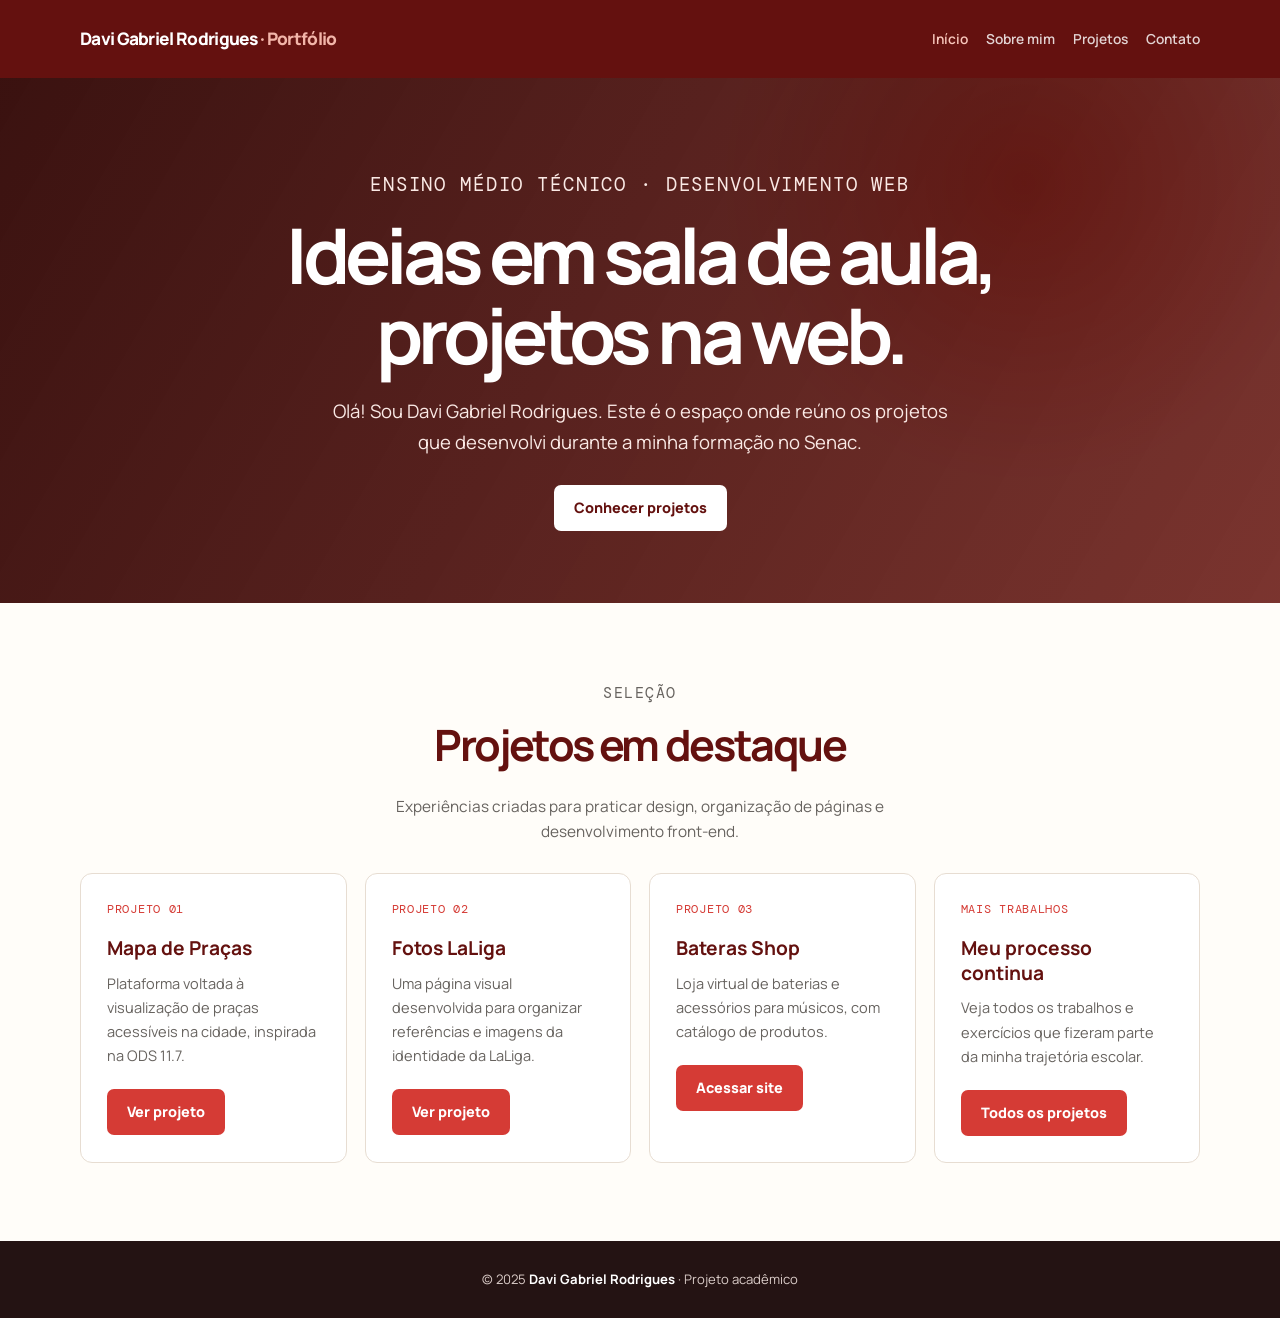
<file: index.html>
﻿<!doctype html>
<html lang="pt-BR">
  <head>
    <meta charset="UTF-8">
    <meta name="viewport" content="width=device-width,initial-scale=1.0">
    <meta name="description" content="Portfólio de Davi Gabriel Rodrigues, estudante de Desenvolvimento Web no Ensino Médio Senac.">
    <title>Davi Gabriel Rodrigues | Portfólio</title>
    <link rel="icon" type="image/png" href="davi.png">
    <link rel="stylesheet" href="styles.css">
  </head>
  <body>
    <header class="site-header">
      <div class="header-inner">
        <a class="brand" href="index.html">Davi Gabriel Rodrigues <span>· Portfólio</span>
      </a>
      <nav class="site-nav" aria-label="Navegação principal">
        <ul>
          <li>
            <a href="index.html" aria-current="page">Início</a>
          </li>
          <li>
            <a href="pagina/sobremim.html">Sobre mim</a>
          </li>
          <li>
            <a href="pagina/projetos.html">Projetos</a>
          </li>
          <li>
            <a href="pagina/contato.html">Contato</a>
          </li>
        </ul>
      </nav>
    </div>
  </header>
  <main class="home-main">
    <section class="hero">
      <div class="hero-inner">
        <p class="eyebrow">Ensino Médio Técnico · Desenvolvimento Web</p>
        <h1>Ideias em sala de aula, projetos na web.</h1>
        <p>Olá! Sou Davi Gabriel Rodrigues. Este é o espaço onde reúno os projetos que desenvolvi durante a minha formação no Senac.</p>
        <a class="button button--light" href="pagina/projetos.html" style="margin-top:28px">Conhecer projetos</a>
      </div>
    </section>
    <section class="section">
      <div class="section-heading">
        <div>
          <p class="eyebrow">Seleção</p>
          <h2>Projetos em destaque</h2>
        </div>
        <p>Experiências criadas para praticar design, organização de páginas e desenvolvimento front-end.</p>
      </div>
      <div class="cards">
        <article class="card">
          <span class="card-label">Projeto 01</span>
          <h3>Mapa de Praças</h3>
          <p>Plataforma voltada à visualização de praças acessíveis na cidade, inspirada na ODS 11.7.</p>
          <a class="button" href="pagina/erro.html">Ver projeto</a>
        </article>
        <article class="card">
          <span class="card-label">Projeto 02</span>
          <h3>Fotos LaLiga</h3>
          <p>Uma página visual desenvolvida para organizar referências e imagens da identidade da LaLiga.</p>
          <a class="button" href="pagina/erro.html">Ver projeto</a>
        </article>
        <article class="card">
          <span class="card-label">Projeto 03</span>
          <h3>Bateras Shop</h3>
          <p>Loja virtual de baterias e acessórios para músicos, com catálogo de produtos.</p>
          <a class="button" href="bateras/bateras.html">Acessar site</a>
        </article>
        <article class="card">
          <span class="card-label">Mais trabalhos</span>
          <h3>Meu processo continua</h3>
          <p>Veja todos os trabalhos e exercícios que fizeram parte da minha trajetória escolar.</p>
          <a class="button" href="pagina/projetos.html">Todos os projetos</a>
        </article>
      </div>
    </section>
  </main>
  <footer class="site-footer">
    <p>© 2025 <strong>Davi Gabriel Rodrigues</strong> · Projeto acadêmico</p>
  </footer>
</body>
</html>
</file>
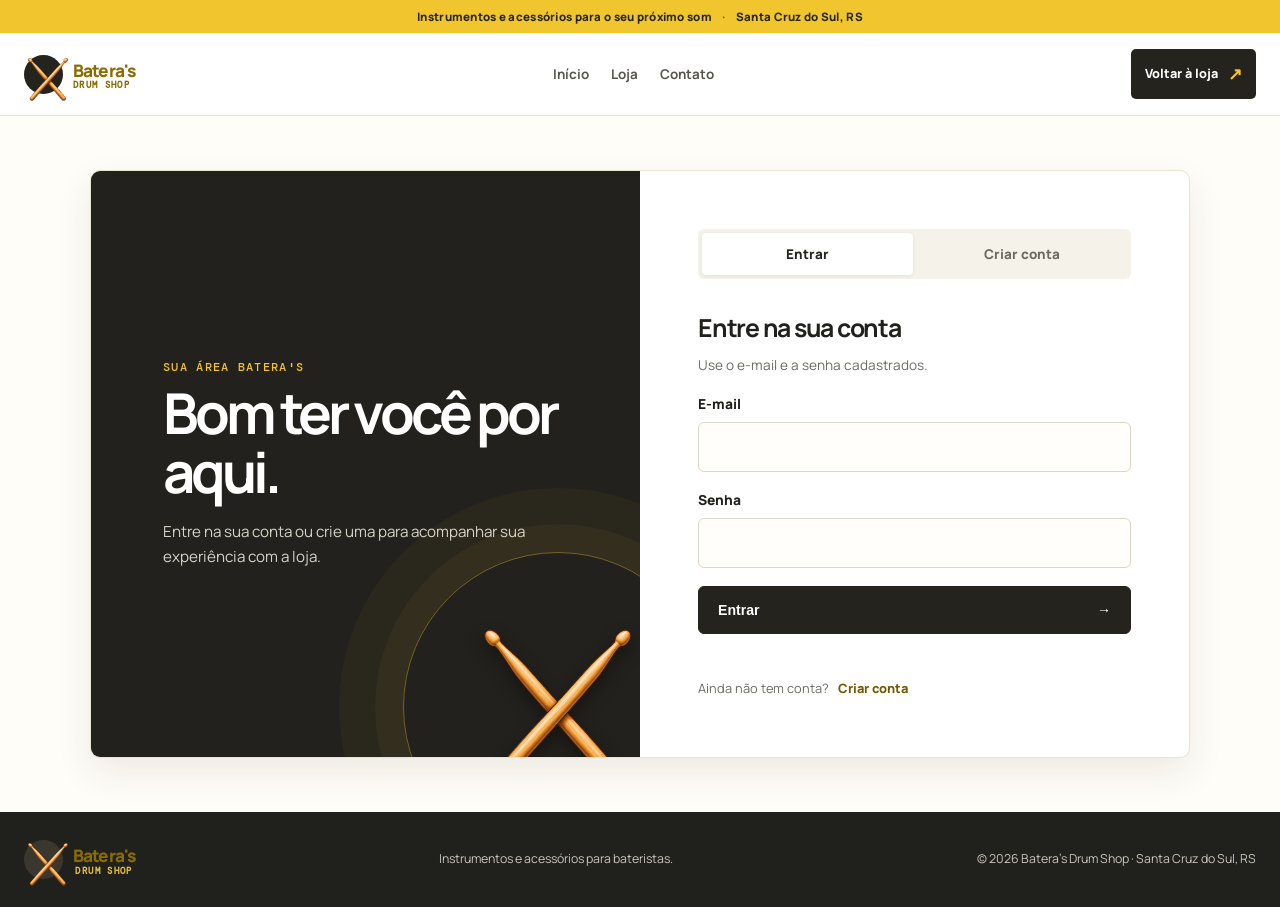
<file: bateras/admin.html>
<!doctype html>
<html lang="pt-BR">
<head>
  <meta charset="UTF-8"><meta name="viewport" content="width=device-width, initial-scale=1.0">
  <meta name="robots" content="noindex, nofollow"><title>Painel da loja | Batera's</title>
  <link rel="icon" type="image/png" href="bateraslogo.png"><link rel="stylesheet" href="bateras.css">
</head>
<body>
  <header class="site-header"><div class="header-inner"><a class="brand" href="bateras.html">Batera's <span>· Administração</span></a><nav class="site-nav"><ul><li><a href="bateras.html">Ver loja</a></li><li><a href="produtos.html">Catálogo</a></li></ul></nav></div></header>
  <main><section class="page-banner"><div class="page-banner-inner"><p class="eyebrow">Área restrita</p><h1>Painel de produtos</h1><p>Cadastre e mantenha o catálogo da loja atualizado.</p></div></section>
    <section class="content-section admin-area">
      <div id="config-notice" class="contact-card contact-card--highlight" hidden><h2>Configure o banco para ativar o painel</h2><p>Configure MySQL em <code>api/config.php</code> e importe <code>mysql-schema.sql</code> no phpMyAdmin.</p></div>
      <div id="dashboard" hidden>
        <div class="admin-toolbar"><div><p class="eyebrow">Gerenciamento</p><h2>Seus produtos</h2></div><button id="logout" class="button button--outline" type="button">Sair</button></div>
        <form id="product-form" class="contact-card product-form">
          <h2 id="form-title">Adicionar produto</h2><input id="product-id" type="hidden">
          <div class="form-grid"><div><label for="title">Nome do produto</label><input id="title" maxlength="100" required></div><div><label for="category">Categoria</label><input id="category" maxlength="50" placeholder="Baterias, pratos, acessórios" required></div>
          <div><label for="price">Preço (R$)</label><input id="price" type="number" min="0" step="0.01" required></div><div><label for="photo">Foto do produto</label><input id="photo" type="file" accept="image/jpeg,image/png,image/webp"></div></div>
          <label for="description">Descrição</label><textarea id="description" maxlength="1000"></textarea>
          <label class="check-row"><input id="active" type="checkbox" checked> Publicado no catálogo</label>
          <div class="form-actions"><button class="button" type="submit">Salvar produto</button><button id="cancel-edit" class="button button--outline" type="button" hidden>Cancelar edição</button></div><p id="form-message" role="status"></p>
        </form>
        <div id="admin-products" class="admin-products" aria-live="polite"></div>
      </div>
    </section>
  </main><footer class="site-footer"><p>© 2026 <strong>Batera's Drum Shop</strong> · Painel privado</p></footer>
  <script type="module" src="admin.js"></script>
</body></html>
</file>
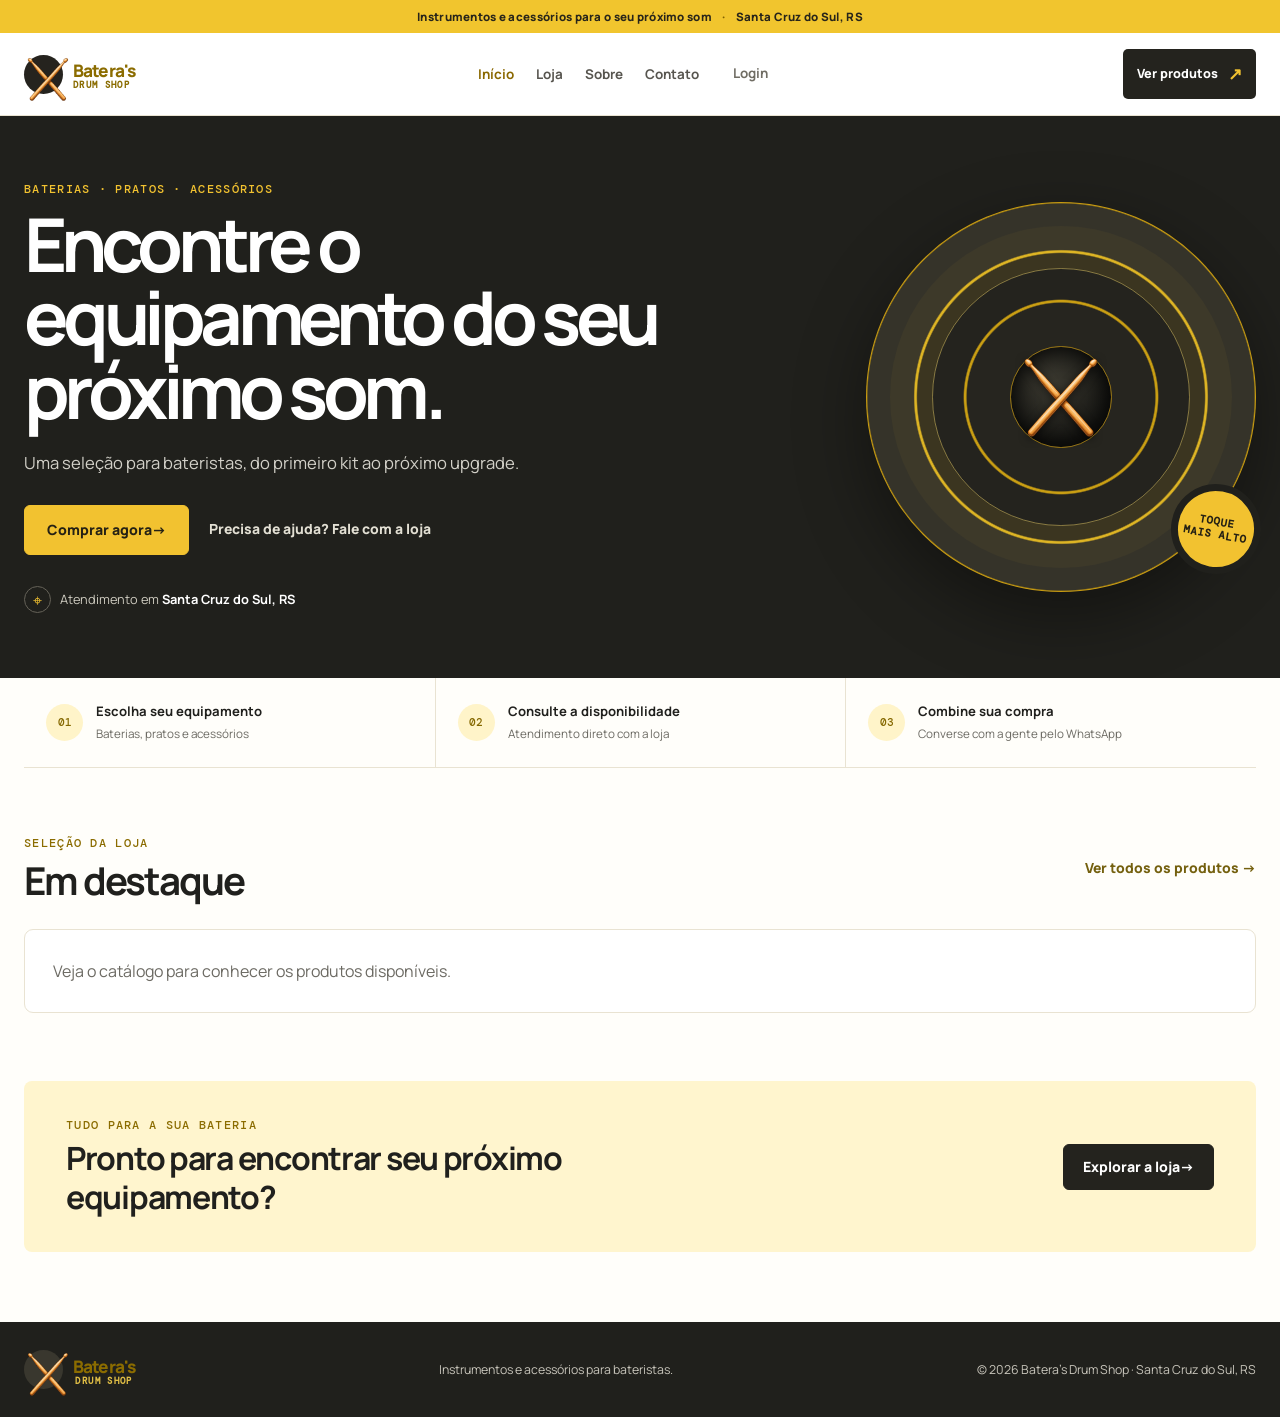
<file: bateras/bateras.html>
<!doctype html>
<html lang="pt-BR">
<head>
  <meta charset="UTF-8"><meta name="viewport" content="width=device-width, initial-scale=1.0">
  <meta name="description" content="Batera's Drum Shop: baterias, pratos e acessórios para músicos. Compre ou consulte pelo WhatsApp.">
  <title>Batera's Drum Shop | Instrumentos e acessórios</title>
  <link rel="icon" type="image/png" href="bateraslogo.png"><link rel="stylesheet" href="bateras.css">
</head>
<body>
  <div class="announcement-bar">Instrumentos e acessórios para o seu próximo som <span>·</span> Santa Cruz do Sul, RS</div>
  <header class="site-header"><div class="header-inner">
    <a class="brand" href="bateras.html"><span class="brand-mark"><img src="baquetas-cruzadas.png" alt=""></span><span>Batera's <small>DRUM SHOP</small></span></a>
    <nav class="site-nav" aria-label="Navegação principal"><ul>
      <li><a href="bateras.html" aria-current="page">Início</a></li><li><a href="produtos.html">Loja</a></li><li><a href="sobremimb.html">Sobre</a></li><li><a href="contato.html">Contato</a></li><li><a class="nav-login" href="login.html">Login</a></li>
    </ul></nav>
    <a class="header-cart" href="produtos.html" aria-label="Ver produtos">Ver produtos <span aria-hidden="true">↗</span></a>
  </div></header>
  <main>
    <section class="hero storefront-hero"><div class="hero-inner">
      <div class="hero-copy"><p class="eyebrow">Baterias · Pratos · Acessórios</p><h1>Encontre o equipamento do seu próximo som.</h1><p>Uma seleção para bateristas, do primeiro kit ao próximo upgrade.</p><div class="hero-actions"><a class="button button--gold" href="produtos.html">Comprar agora <span aria-hidden="true">→</span></a><a class="text-link" href="contato.html">Precisa de ajuda? Fale com a loja</a></div>
        <div class="hero-proof"><span class="proof-icon" aria-hidden="true">⌖</span><span>Atendimento em <strong>Santa Cruz do Sul, RS</strong></span></div>
      </div><div class="hero-art" aria-hidden="true"><div class="hero-disc hero-disc--outer"></div><div class="hero-disc hero-disc--mid"></div><div class="hero-disc hero-disc--inner"><img class="hero-stick-mark" src="baquetas-cruzadas.png" alt=""></div><div class="hero-sticker">TOQUE<br>MAIS ALTO</div></div>
    </div></section>
    <section class="shopping-benefits" aria-label="Informações da loja"><div><span class="benefit-icon">01</span><p><strong>Escolha seu equipamento</strong><small>Baterias, pratos e acessórios</small></p></div><div><span class="benefit-icon">02</span><p><strong>Consulte a disponibilidade</strong><small>Atendimento direto com a loja</small></p></div><div><span class="benefit-icon">03</span><p><strong>Combine sua compra</strong><small>Converse com a gente pelo WhatsApp</small></p></div></section>
    <section class="section featured-section"><div class="section-heading"><div><p class="eyebrow">Seleção da loja</p><h2>Em destaque</h2></div><a class="text-link" href="produtos.html">Ver todos os produtos <span aria-hidden="true">→</span></a></div>
      <div class="cards" id="featured-products" aria-live="polite"><p class="catalog-status">Carregando produtos...</p></div>
    </section>
    <section class="category-cta"><div><p class="eyebrow">Tudo para a sua bateria</p><h2>Pronto para encontrar seu próximo equipamento?</h2></div><a class="button button--dark" href="produtos.html">Explorar a loja <span aria-hidden="true">→</span></a></section>
  </main>
  <footer class="site-footer"><div class="footer-inner"><a class="brand brand--footer" href="bateras.html"><span class="brand-mark"><img src="baquetas-cruzadas.png" alt=""></span><span>Batera's <small>DRUM SHOP</small></span></a><p>Instrumentos e acessórios para bateristas.</p><p>© 2026 Batera's Drum Shop · Santa Cruz do Sul, RS</p></div></footer>
  <script type="module" src="destaques.js"></script>
</body></html>
</file>
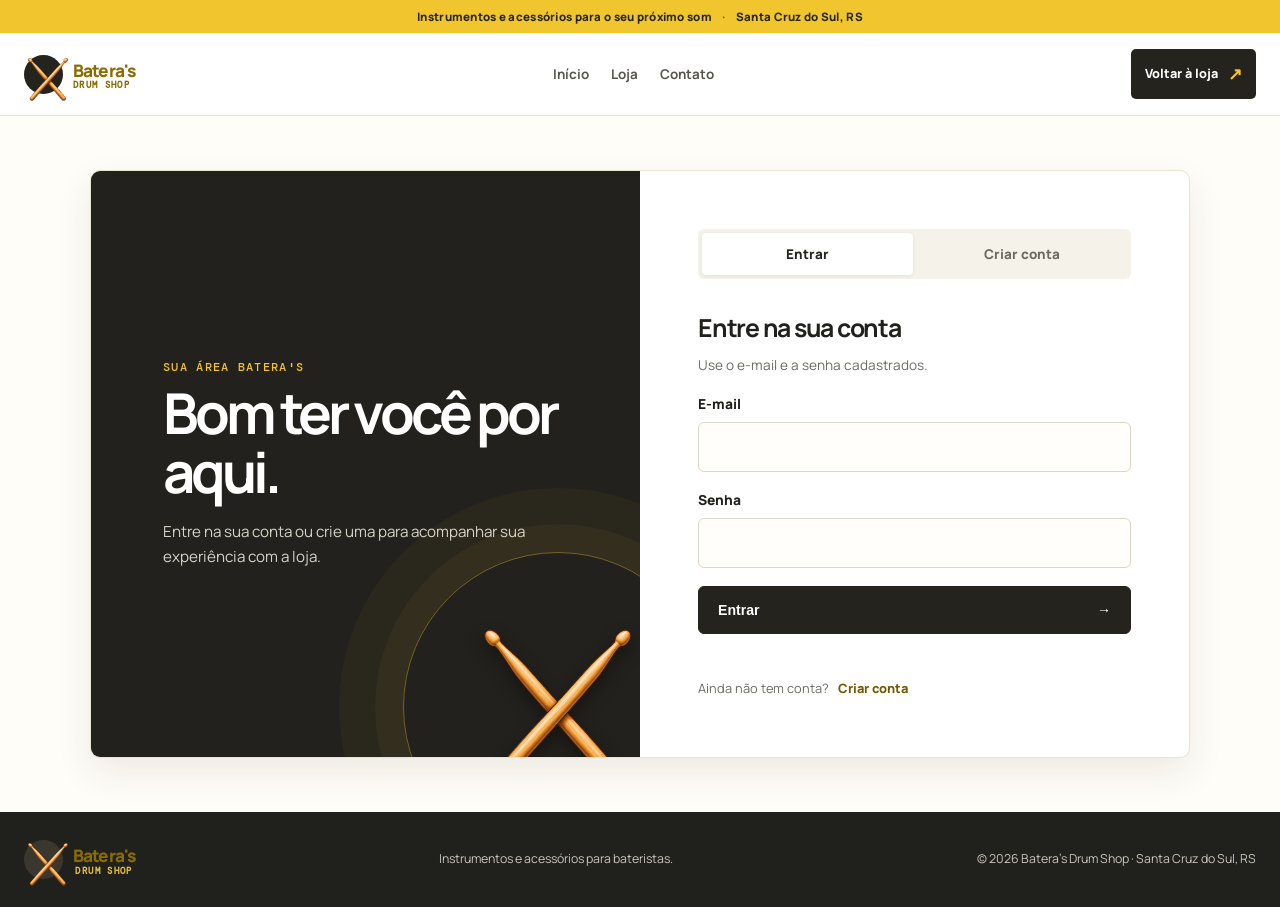
<file: bateras/conta.html>
<!doctype html>
<html lang="pt-BR">
<head><meta charset="UTF-8"><meta name="viewport" content="width=device-width, initial-scale=1.0"><meta name="robots" content="noindex, nofollow"><title>Minha conta | Batera's Drum Shop</title><link rel="icon" type="image/png" href="bateraslogo.png"><link rel="stylesheet" href="bateras.css"></head>
<body>
  <div class="announcement-bar">Instrumentos e acessórios para o seu próximo som <span>·</span> Santa Cruz do Sul, RS</div>
  <header class="site-header"><div class="header-inner"><a class="brand" href="bateras.html"><span class="brand-mark"><img src="baquetas-cruzadas.png" alt=""></span><span>Batera's <small>DRUM SHOP</small></span></a><nav class="site-nav" aria-label="Navegação principal"><ul><li><a href="bateras.html">Início</a></li><li><a href="produtos.html">Loja</a></li><li><a href="contato.html">Contato</a></li></ul></nav><button class="header-cart account-logout" id="logout">Sair da conta <span aria-hidden="true">↗</span></button></div></header>
  <main class="auth-main account-main"><section class="account-shell">
    <div class="account-heading"><div><p class="eyebrow">Minha conta</p><h1>Olá, <span id="customer-name">cliente</span>.</h1><p>Gerencie suas informações e preferências da loja.</p></div><a class="text-link" href="produtos.html">Voltar à loja <span aria-hidden="true">→</span></a></div>
    <div class="profile-layout"><div class="profile-forms">
      <form id="profile-form" class="contact-card profile-form"><div class="profile-form-heading"><div><p class="eyebrow">Seus dados</p><h2>Informações do perfil</h2></div><span class="profile-badge">Editável</span></div>
        <div class="form-grid"><div><label for="profile-name">Nome completo</label><input id="profile-name" name="name" maxlength="100" autocomplete="name" required></div><div><label for="profile-email">E-mail</label><input id="profile-email" name="email" type="email" maxlength="190" autocomplete="email" required></div>
          <div id="email-password-row" class="full-field" hidden><label for="email-current-password">Senha atual <span class="field-hint">necessária para trocar o e-mail</span></label><input id="email-current-password" type="password" autocomplete="current-password"></div>
          <div><label for="profile-phone">Telefone / WhatsApp</label><input id="profile-phone" name="phone" type="tel" maxlength="25" autocomplete="tel" placeholder="(51) 99999-9999"></div>
          <div><label for="profile-city">Cidade</label><input id="profile-city" name="city" maxlength="100" autocomplete="address-level2" placeholder="Sua cidade"></div>
          <div><label for="profile-state">Estado</label><select id="profile-state" name="state"><option value="">Selecione</option><option>AC</option><option>AL</option><option>AP</option><option>AM</option><option>BA</option><option>CE</option><option>DF</option><option>ES</option><option>GO</option><option>MA</option><option>MT</option><option>MS</option><option>MG</option><option>PA</option><option>PB</option><option>PR</option><option>PE</option><option>PI</option><option>RJ</option><option>RN</option><option>RS</option><option>RO</option><option>RR</option><option>SC</option><option>SP</option><option>SE</option><option>TO</option></select></div>
          <div><label for="profile-level">Experiência na bateria</label><select id="profile-level" name="playing_level"><option value="">Selecione</option><option value="iniciante">Iniciante</option><option value="intermediario">Intermediário</option><option value="avancado">Avançado</option><option value="profissional">Profissional</option><option value="hobby">Toco por hobby</option></select></div>
          <div class="full-field"><label for="profile-gear">Equipamentos ou marcas de interesse</label><input id="profile-gear" name="favorite_gear" maxlength="120" placeholder="Ex.: pratos, pedais, Pearl, Tama"></div>
          <div class="full-field"><label for="profile-about">Sobre você <span class="field-hint">opcional</span></label><textarea id="profile-about" name="about" maxlength="500" placeholder="Conte um pouco sobre seu estilo ou o que procura na loja"></textarea></div>
        </div>
        <div class="profile-form-footer"><p id="profile-message" class="form-status" role="status"></p><button class="button button--dark" type="submit">Salvar alterações <span aria-hidden="true">→</span></button></div>
      </form>
      <form id="password-form" class="contact-card password-form"><div><p class="eyebrow">Segurança</p><h2>Alterar senha</h2><p class="form-subtitle">Use uma senha com pelo menos 8 caracteres.</p></div><div class="form-grid"><div><label for="current-password">Senha atual</label><input id="current-password" type="password" autocomplete="current-password" required></div><div><label for="new-password">Nova senha</label><input id="new-password" type="password" minlength="8" autocomplete="new-password" required></div><div><label for="confirm-password">Confirme a nova senha</label><input id="confirm-password" type="password" minlength="8" autocomplete="new-password" required></div></div><div class="profile-form-footer"><p id="password-message" class="form-status" role="status"></p><button class="button button--outline" type="submit">Atualizar senha</button></div></form>
    </div><aside class="profile-aside contact-card contact-card--highlight"><span class="contact-icon"><img class="contact-stick-mark" src="baquetas-cruzadas.png" alt=""></span><p class="eyebrow">Batera's Drum Shop</p><h2>Seu perfil, do seu jeito.</h2><p>Os dados ajudam a loja a atender você melhor. Informe apenas o que deseja compartilhar.</p><div class="profile-summary"><span>Conta criada</span><strong id="member-since">—</strong><span>E-mail de acesso</span><strong id="member-email">—</strong></div><a class="text-link" href="contato.html">Precisa de ajuda? <span aria-hidden="true">→</span></a></aside></div>
  </section></main>
  <footer class="site-footer"><div class="footer-inner"><a class="brand brand--footer" href="bateras.html"><span class="brand-mark"><img src="baquetas-cruzadas.png" alt=""></span><span>Batera's <small>DRUM SHOP</small></span></a><p>Instrumentos e acessórios para bateristas.</p><p>© 2026 Batera's Drum Shop · Santa Cruz do Sul, RS</p></div></footer>
  <script type="module" src="conta.js"></script>
</body></html>
</file>
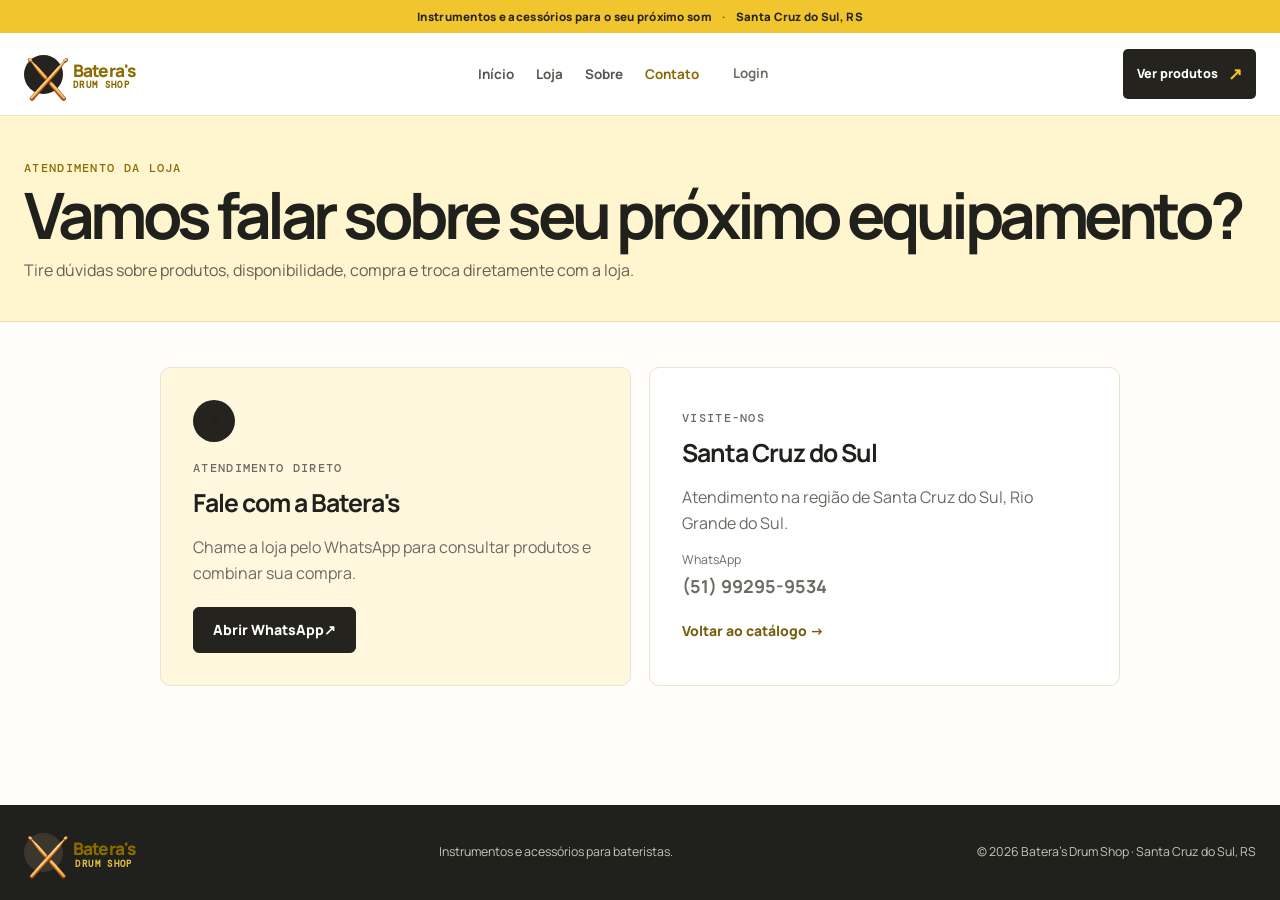
<file: bateras/contato.html>
<!doctype html>
<html lang="pt-BR">
<head><meta charset="UTF-8"><meta name="viewport" content="width=device-width, initial-scale=1.0"><meta name="description" content="Fale com a Batera's Drum Shop sobre produtos, disponibilidade e compras."><title>Contato | Batera's Drum Shop</title><link rel="icon" type="image/png" href="bateraslogo.png"><link rel="stylesheet" href="bateras.css"></head>
<body>
  <div class="announcement-bar">Instrumentos e acessórios para o seu próximo som <span>·</span> Santa Cruz do Sul, RS</div>
  <header class="site-header"><div class="header-inner"><a class="brand" href="bateras.html"><span class="brand-mark"><img src="baquetas-cruzadas.png" alt=""></span><span>Batera's <small>DRUM SHOP</small></span></a><nav class="site-nav" aria-label="Navegação principal"><ul><li><a href="bateras.html">Início</a></li><li><a href="produtos.html">Loja</a></li><li><a href="sobremimb.html">Sobre</a></li><li><a href="contato.html" aria-current="page">Contato</a></li><li><a class="nav-login" href="login.html">Login</a></li></ul></nav><a class="header-cart" href="produtos.html">Ver produtos <span aria-hidden="true">↗</span></a></div></header>
  <main><section class="shop-hero"><div class="shop-hero-inner"><div><p class="eyebrow">Atendimento da loja</p><h1>Vamos falar sobre seu próximo equipamento?</h1><p>Tire dúvidas sobre produtos, disponibilidade, compra e troca diretamente com a loja.</p></div></div></section>
    <section class="content-section contact-store"><article class="contact-card contact-card--highlight"><span class="contact-icon" aria-hidden="true">✳</span><p class="eyebrow">Atendimento direto</p><h2>Fale com a Batera's</h2><p>Chame a loja pelo WhatsApp para consultar produtos e combinar sua compra.</p><a class="button button--dark" href="https://wa.me/5551992959534" target="_blank" rel="noopener">Abrir WhatsApp <span aria-hidden="true">↗</span></a></article><article class="contact-card"><p class="eyebrow">Visite-nos</p><h2>Santa Cruz do Sul</h2><p>Atendimento na região de Santa Cruz do Sul, Rio Grande do Sul.</p><p class="contact-phone"><span>WhatsApp</span><strong>(51) 99295-9534</strong></p><a class="text-link" href="produtos.html">Voltar ao catálogo <span aria-hidden="true">→</span></a></article></section>
  </main><footer class="site-footer"><div class="footer-inner"><a class="brand brand--footer" href="bateras.html"><span class="brand-mark"><img src="baquetas-cruzadas.png" alt=""></span><span>Batera's <small>DRUM SHOP</small></span></a><p>Instrumentos e acessórios para bateristas.</p><p>© 2026 Batera's Drum Shop · Santa Cruz do Sul, RS</p></div></footer>
</body></html>
</file>
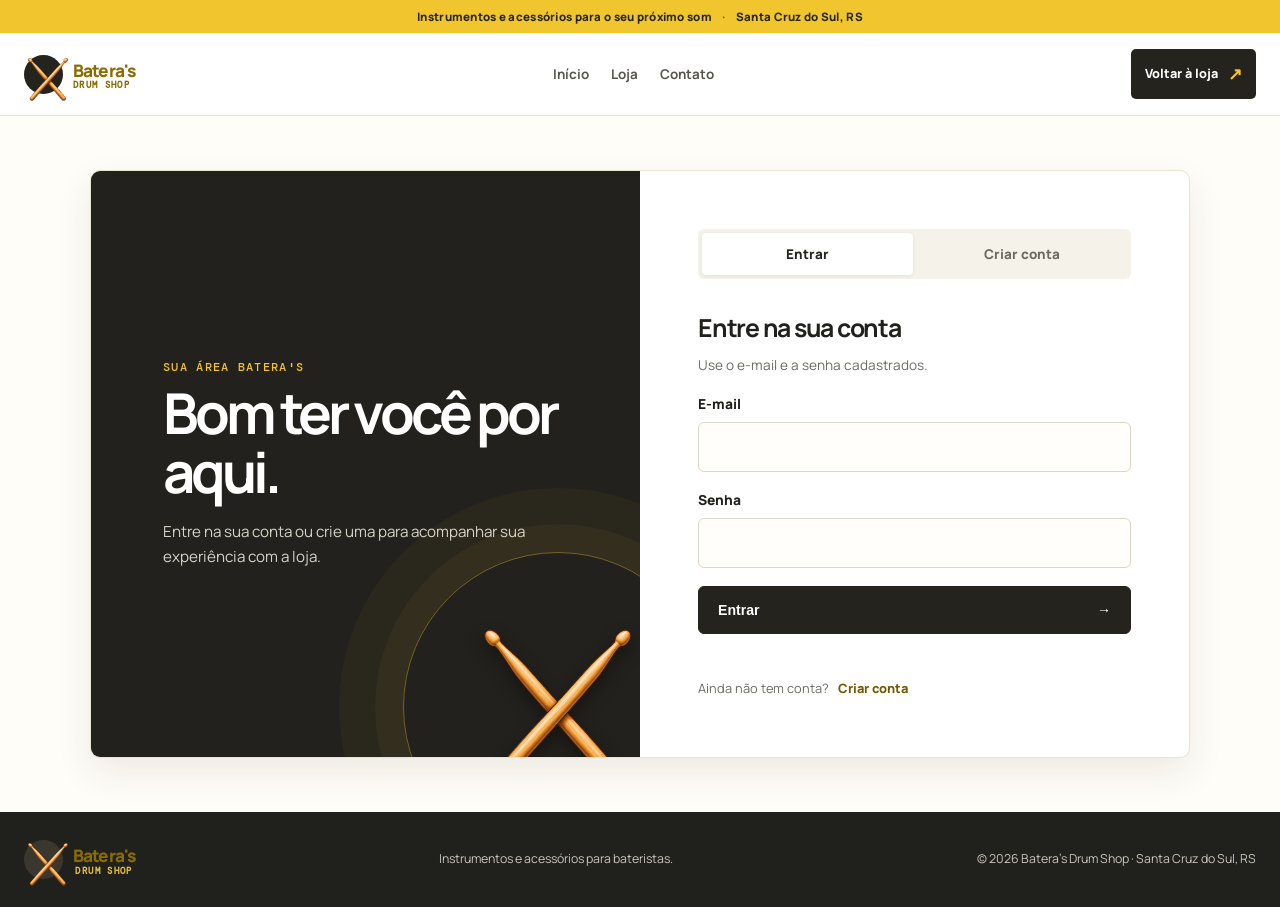
<file: bateras/login.html>
<!doctype html>
<html lang="pt-BR">
<head><meta charset="UTF-8"><meta name="viewport" content="width=device-width, initial-scale=1.0"><meta name="description" content="Entre ou crie sua conta na Batera's Drum Shop."><title>Login | Batera's Drum Shop</title><link rel="icon" type="image/png" href="bateraslogo.png"><link rel="stylesheet" href="bateras.css"></head>
<body>
  <div class="announcement-bar">Instrumentos e acessórios para o seu próximo som <span>·</span> Santa Cruz do Sul, RS</div>
  <header class="site-header"><div class="header-inner"><a class="brand" href="bateras.html"><span class="brand-mark"><img src="baquetas-cruzadas.png" alt=""></span><span>Batera's <small>DRUM SHOP</small></span></a><nav class="site-nav" aria-label="Navegação principal"><ul><li><a href="bateras.html">Início</a></li><li><a href="produtos.html">Loja</a></li><li><a href="contato.html">Contato</a></li></ul></nav><a class="header-cart" href="produtos.html">Voltar à loja <span aria-hidden="true">↗</span></a></div></header>
  <main class="auth-main"><section class="auth-layout"><div class="auth-intro"><p class="eyebrow">Sua área Batera's</p><h1>Bom ter você por aqui.</h1><p>Entre na sua conta ou crie uma para acompanhar sua experiência com a loja.</p><div class="auth-mark" aria-hidden="true"><img class="auth-stick-mark" src="baquetas-cruzadas.png" alt=""></div></div>
    <div class="auth-card"><div class="auth-tabs" role="tablist" aria-label="Acesso à conta"><button id="tab-login" class="auth-tab is-active" type="button" role="tab" aria-selected="true">Entrar</button><button id="tab-register" class="auth-tab" type="button" role="tab" aria-selected="false">Criar conta</button></div>
      <form id="login-form"><h2>Entre na sua conta</h2><p class="auth-hint">Use o e-mail e a senha cadastrados.</p><label for="login-email">E-mail</label><input id="login-email" type="email" autocomplete="email" required><label for="login-password">Senha</label><input id="login-password" type="password" autocomplete="current-password" required><button class="button button--dark auth-submit" type="submit">Entrar <span aria-hidden="true">→</span></button><p class="auth-message" id="login-message" role="status"></p><p class="auth-switch">Ainda não tem conta? <button type="button" data-show="register">Criar conta</button></p></form>
      <form id="register-form" hidden><h2>Crie sua conta</h2><p class="auth-hint">Leva só um minuto para começar.</p><label for="register-name">Seu nome</label><input id="register-name" type="text" maxlength="100" autocomplete="name" required><label for="register-email">E-mail</label><input id="register-email" type="email" autocomplete="email" required><label for="register-password">Crie uma senha</label><input id="register-password" type="password" minlength="8" autocomplete="new-password" required><label for="register-confirm">Confirme a senha</label><input id="register-confirm" type="password" minlength="8" autocomplete="new-password" required><button class="button button--dark auth-submit" type="submit">Criar minha conta <span aria-hidden="true">→</span></button><p class="auth-message" id="register-message" role="status"></p><p class="auth-privacy">Sua conta é para acessar a loja. Não compartilhamos sua senha.</p></form>
    </div></section></main>
  <footer class="site-footer"><div class="footer-inner"><a class="brand brand--footer" href="bateras.html"><span class="brand-mark"><img src="baquetas-cruzadas.png" alt=""></span><span>Batera's <small>DRUM SHOP</small></span></a><p>Instrumentos e acessórios para bateristas.</p><p>© 2026 Batera's Drum Shop · Santa Cruz do Sul, RS</p></div></footer>
  <script type="module" src="login.js"></script>
</body></html>
</file>
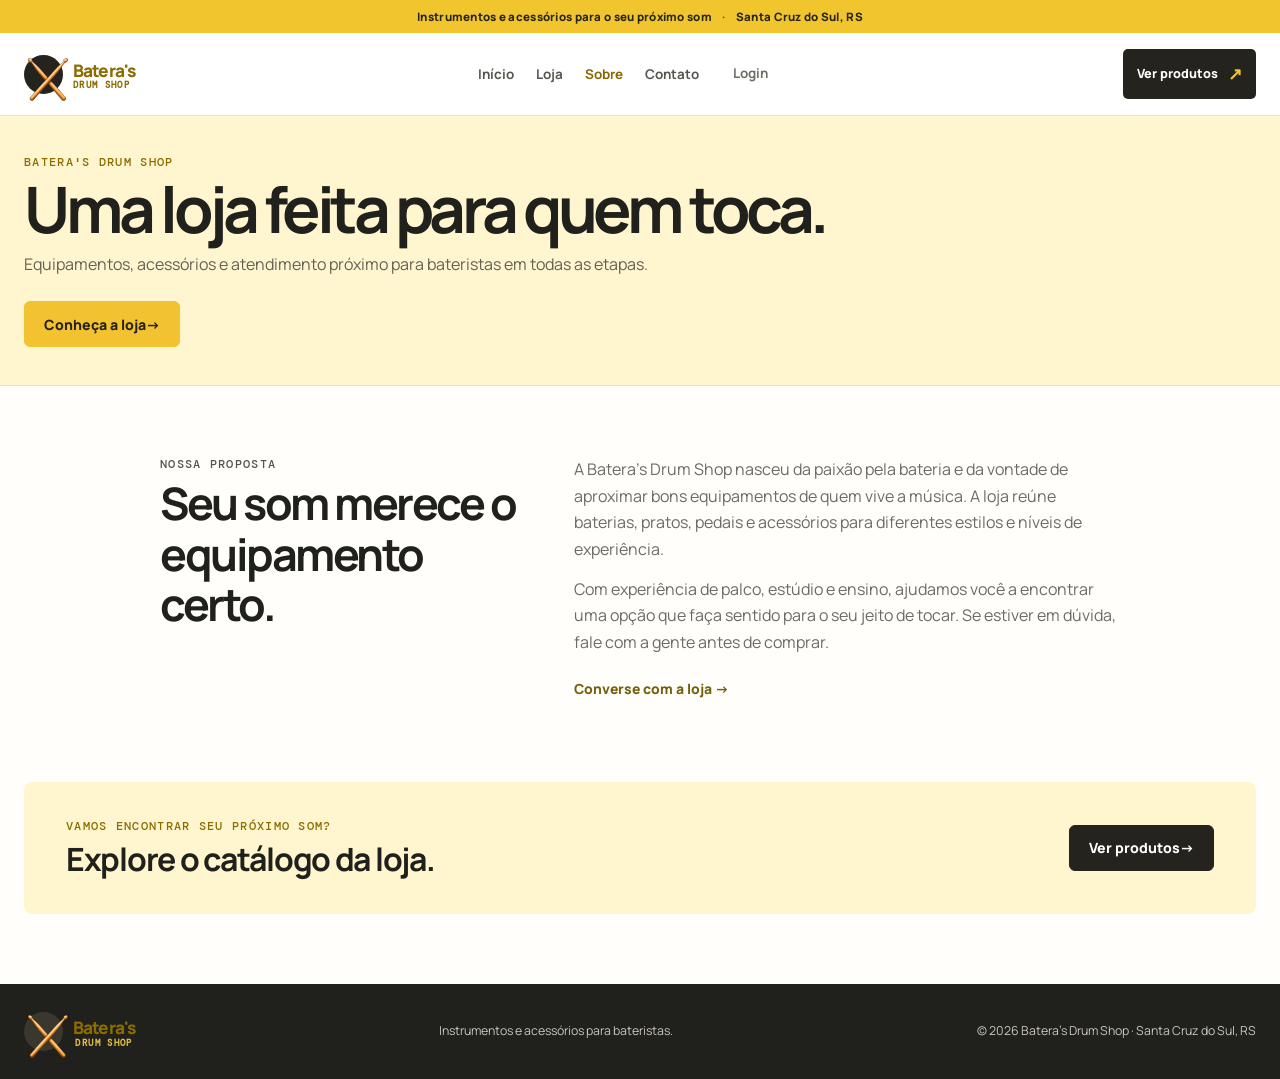
<file: bateras/sobremimb.html>
<!doctype html>
<html lang="pt-BR">
<head><meta charset="UTF-8"><meta name="viewport" content="width=device-width, initial-scale=1.0"><meta name="description" content="Conheça a Batera's Drum Shop, uma loja dedicada à bateria e a quem toca."><title>Sobre a loja | Batera's Drum Shop</title><link rel="icon" type="image/png" href="bateraslogo.png"><link rel="stylesheet" href="bateras.css"></head>
<body>
  <div class="announcement-bar">Instrumentos e acessórios para o seu próximo som <span>·</span> Santa Cruz do Sul, RS</div>
  <header class="site-header"><div class="header-inner"><a class="brand" href="bateras.html"><span class="brand-mark"><img src="baquetas-cruzadas.png" alt=""></span><span>Batera's <small>DRUM SHOP</small></span></a><nav class="site-nav" aria-label="Navegação principal"><ul><li><a href="bateras.html">Início</a></li><li><a href="produtos.html">Loja</a></li><li><a href="sobremimb.html" aria-current="page">Sobre</a></li><li><a href="contato.html">Contato</a></li><li><a class="nav-login" href="login.html">Login</a></li></ul></nav><a class="header-cart" href="produtos.html">Ver produtos <span aria-hidden="true">↗</span></a></div></header>
  <main><section class="shop-hero"><div class="shop-hero-inner"><div><p class="eyebrow">Batera's Drum Shop</p><h1>Uma loja feita para quem toca.</h1><p>Equipamentos, acessórios e atendimento próximo para bateristas em todas as etapas.</p><a class="button button--gold" href="produtos.html">Conheça a loja <span aria-hidden="true">→</span></a></div></div></section>
    <section class="content-section about-store"><div class="about-store-heading"><p class="eyebrow">Nossa proposta</p><h2>Seu som merece o equipamento certo.</h2></div><div><p>A Batera's Drum Shop nasceu da paixão pela bateria e da vontade de aproximar bons equipamentos de quem vive a música. A loja reúne baterias, pratos, pedais e acessórios para diferentes estilos e níveis de experiência.</p><p>Com experiência de palco, estúdio e ensino, ajudamos você a encontrar uma opção que faça sentido para o seu jeito de tocar. Se estiver em dúvida, fale com a gente antes de comprar.</p><a class="text-link" href="contato.html">Converse com a loja <span aria-hidden="true">→</span></a></div></section>
    <section class="category-cta"><div><p class="eyebrow">Vamos encontrar seu próximo som?</p><h2>Explore o catálogo da loja.</h2></div><a class="button button--dark" href="produtos.html">Ver produtos <span aria-hidden="true">→</span></a></section>
  </main><footer class="site-footer"><div class="footer-inner"><a class="brand brand--footer" href="bateras.html"><span class="brand-mark"><img src="baquetas-cruzadas.png" alt=""></span><span>Batera's <small>DRUM SHOP</small></span></a><p>Instrumentos e acessórios para bateristas.</p><p>© 2026 Batera's Drum Shop · Santa Cruz do Sul, RS</p></div></footer>
</body></html>
</file>
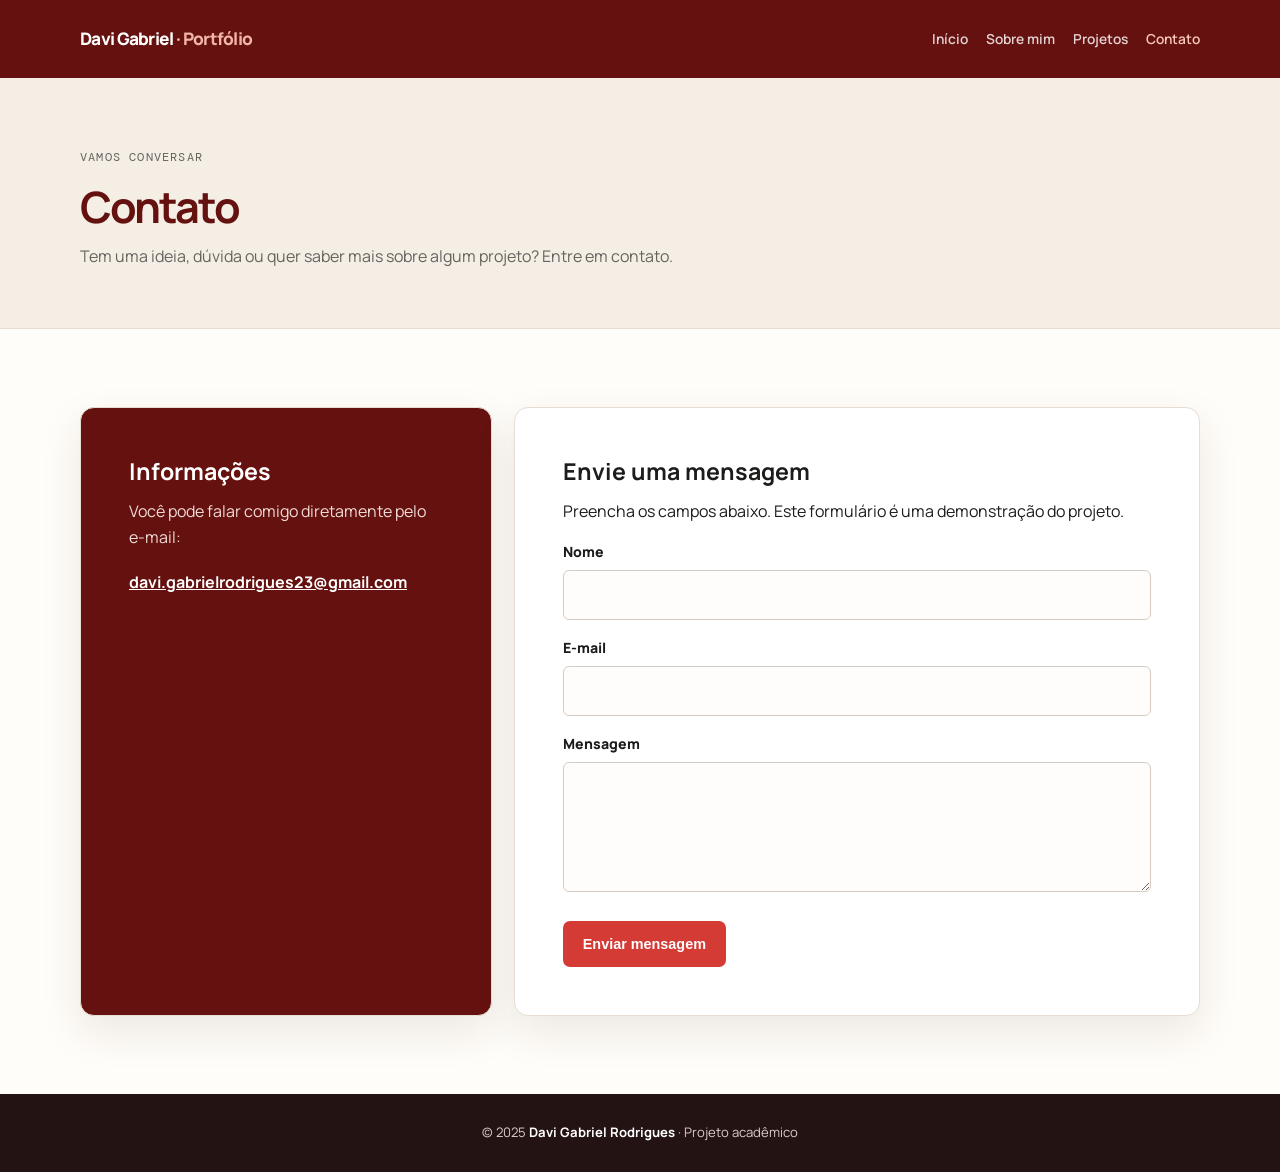
<file: pagina/contato.html>
<!doctype html>
<html lang="pt-BR">
  <head>
    <meta charset="UTF-8">
    <meta name="viewport" content="width=device-width,initial-scale=1.0">
    <title>Contato | Davi Gabriel</title>
    <link rel="icon" type="image/png" href="../davi.png">
    <link rel="stylesheet" href="../styles.css">
  </head>
  <body>
    <header class="site-header">
      <div class="header-inner">
        <a class="brand" href="../index.html">Davi Gabriel <span>· Portfólio</span>
      </a>
      <nav class="site-nav" aria-label="Navegação principal">
        <ul>
          <li>
            <a href="../index.html">Início</a>
          </li>
          <li>
            <a href="sobremim.html">Sobre mim</a>
          </li>
          <li>
            <a href="projetos.html">Projetos</a>
          </li>
          <li>
            <a href="contato.html" aria-current="page">Contato</a>
          </li>
        </ul>
      </nav>
    </div>
  </header>
  <main>
    <section class="page-intro">
      <div class="page-intro-inner">
        <p class="eyebrow">Vamos conversar</p>
        <h1 class="page-title">Contato</h1>
        <p>Tem uma ideia, dúvida ou quer saber mais sobre algum projeto? Entre em contato.</p>
      </div>
    </section>
    <section class="section">
      <div class="contact-grid">
        <article class="content-card contact-info">
          <h2>Informações</h2>
          <p>Você pode falar comigo diretamente pelo e-mail:</p>
          <p style="margin-top:18px">
            <a href="mailto:davi.gabrielrodrigues23@gmail.com">davi.gabrielrodrigues23@gmail.com</a>
          </p>
        </article>
        <section class="content-card form-card">
          <h2>Envie uma mensagem</h2>
          <p>Preencha os campos abaixo. Este formulário é uma demonstração do projeto.</p>
          <form action="#" method="post">
            <label for="nome">Nome</label>
            <input id="nome" name="nome" type="text" autocomplete="name" required>
            <label for="email">E-mail</label>
            <input id="email" name="email" type="email" autocomplete="email" required>
            <label for="mensagem">Mensagem</label>
            <textarea id="mensagem" name="mensagem" required>
            </textarea>
            <button class="button" type="submit">Enviar mensagem</button>
          </form>
        </section>
      </div>
    </section>
  </main>
  <footer class="site-footer">
    <p>© 2025 <strong>Davi Gabriel Rodrigues</strong> · Projeto acadêmico</p>
  </footer>
</body>
</html>
</file>
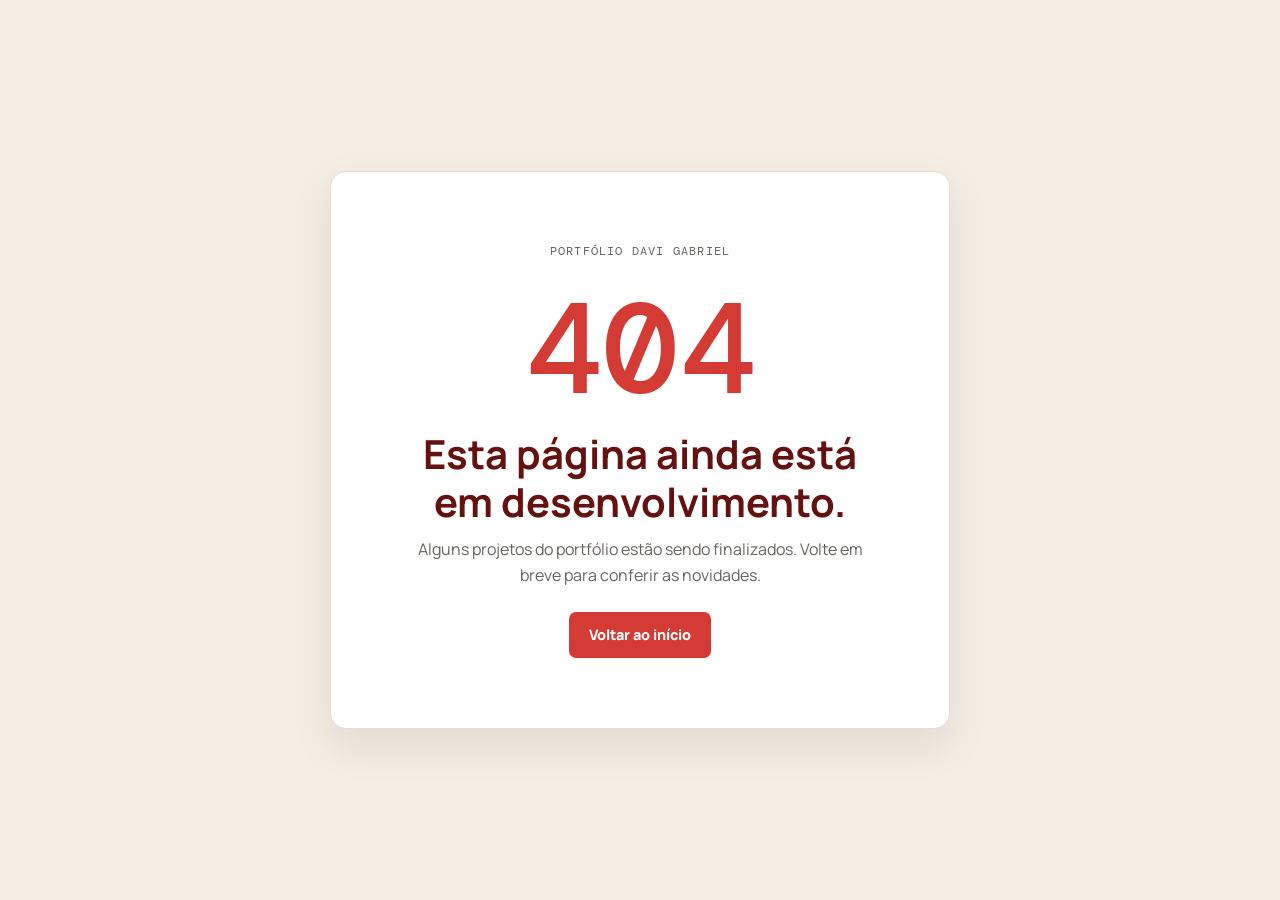
<file: pagina/erro.html>
<!doctype html>
<html lang="pt-BR">
  <head>
    <meta charset="UTF-8">
    <meta name="viewport" content="width=device-width,initial-scale=1.0">
    <title>Página em desenvolvimento | Davi Gabriel</title>
    <link rel="icon" type="image/png" href="../davi.png">
    <link rel="stylesheet" href="../styles.css">
  </head>
  <body>
    <main class="error-page">
      <section class="error-card">
        <p class="eyebrow">Portfólio Davi Gabriel</p>
        <div class="error-code">404</div>
        <h1>Esta página ainda está em desenvolvimento.</h1>
        <p>Alguns projetos do portfólio estão sendo finalizados. Volte em breve para conferir as novidades.</p>
        <a class="button" href="../index.html">Voltar ao início</a>
      </section>
    </main>
  </body>
</html>
</file>
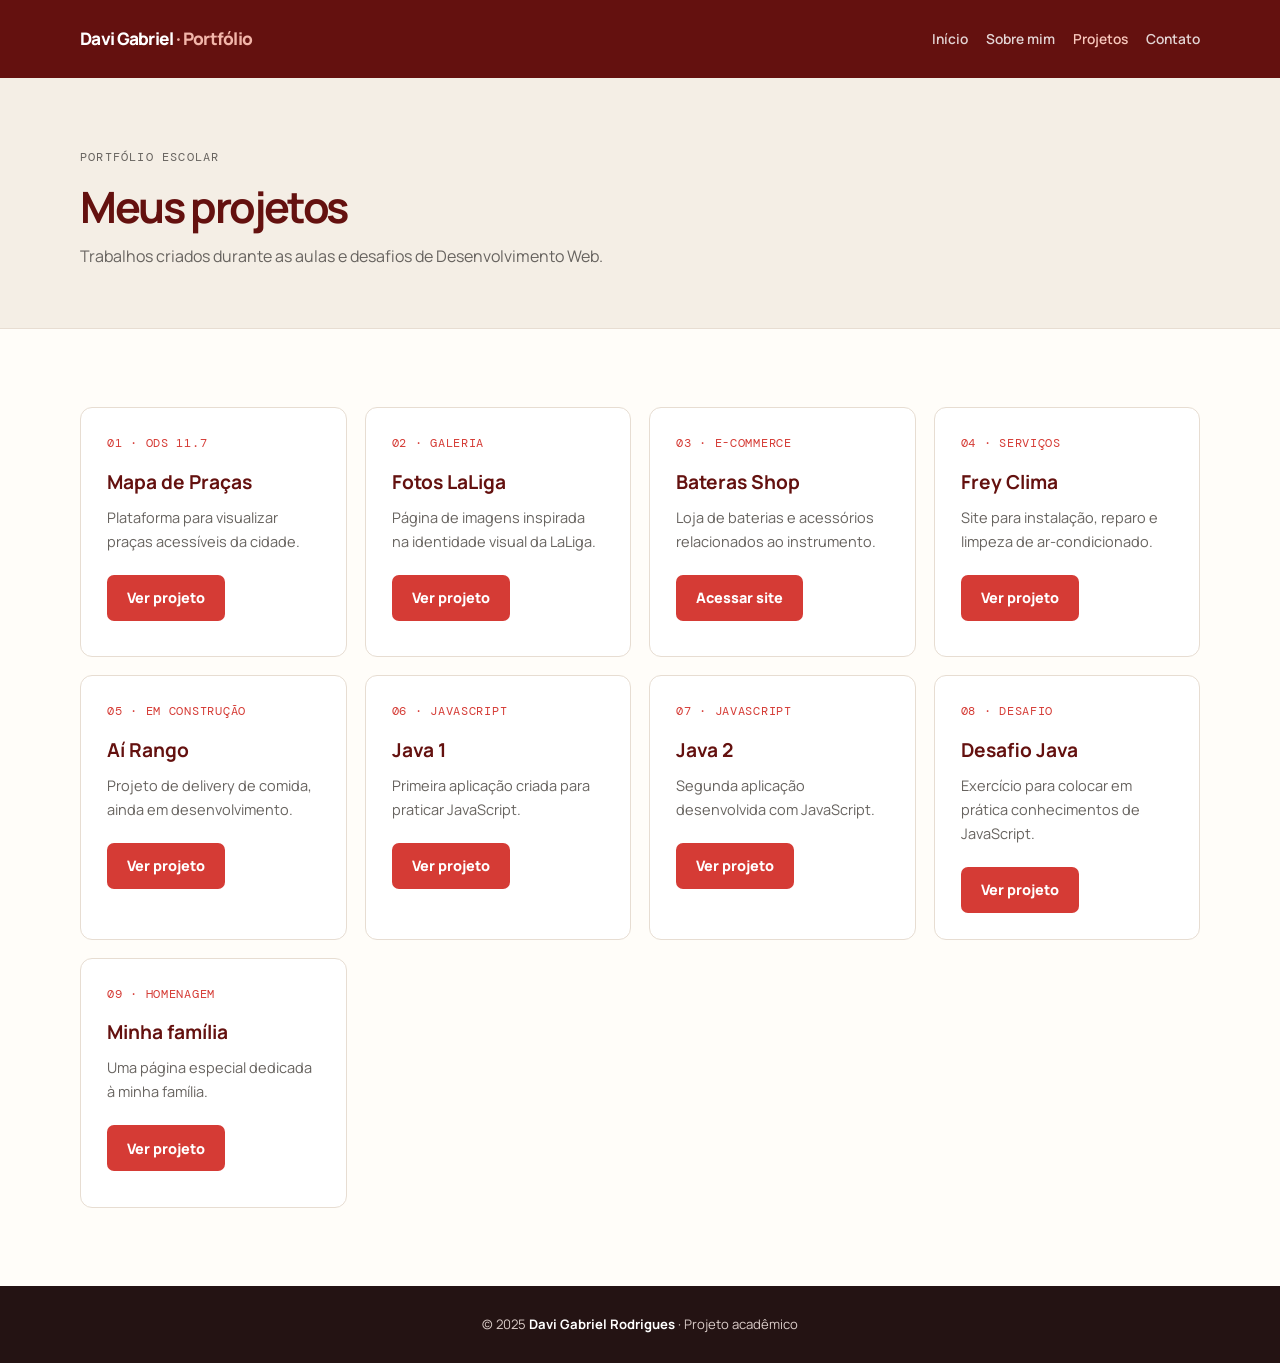
<file: pagina/projetos.html>
<!doctype html>
<html lang="pt-BR">
  <head>
    <meta charset="UTF-8">
    <meta name="viewport" content="width=device-width,initial-scale=1.0">
    <title>Projetos | Davi Gabriel</title>
    <link rel="icon" type="image/png" href="../davi.png">
    <link rel="stylesheet" href="../styles.css">
  </head>
  <body>
    <header class="site-header">
      <div class="header-inner">
        <a class="brand" href="../index.html">Davi Gabriel <span>· Portfólio</span>
      </a>
      <nav class="site-nav" aria-label="Navegação principal">
        <ul>
          <li>
            <a href="../index.html">Início</a>
          </li>
          <li>
            <a href="sobremim.html">Sobre mim</a>
          </li>
          <li>
            <a href="projetos.html" aria-current="page">Projetos</a>
          </li>
          <li>
            <a href="contato.html">Contato</a>
          </li>
        </ul>
      </nav>
    </div>
  </header>
  <main>
    <section class="page-intro">
      <div class="page-intro-inner">
        <p class="eyebrow">Portfólio escolar</p>
        <h1 class="page-title">Meus projetos</h1>
        <p>Trabalhos criados durante as aulas e desafios de Desenvolvimento Web.</p>
      </div>
    </section>
    <section class="section">
      <div class="cards">
        <article class="card">
          <span class="card-label">01 · ODS 11.7</span>
          <h3>Mapa de Praças</h3>
          <p>Plataforma para visualizar praças acessíveis da cidade.</p>
          <a class="button" href="erro.html">Ver projeto</a>
        </article>
        <article class="card">
          <span class="card-label">02 · Galeria</span>
          <h3>Fotos LaLiga</h3>
          <p>Página de imagens inspirada na identidade visual da LaLiga.</p>
          <a class="button" href="erro.html">Ver projeto</a>
        </article>
        <article class="card">
          <span class="card-label">03 · E-commerce</span>
          <h3>Bateras Shop</h3>
          <p>Loja de baterias e acessórios relacionados ao instrumento.</p>
          <a class="button" href="../bateras/bateras.html">Acessar site</a>
        </article>
        <article class="card">
          <span class="card-label">04 · Serviços</span>
          <h3>Frey Clima</h3>
          <p>Site para instalação, reparo e limpeza de ar-condicionado.</p>
          <a class="button" href="erro.html">Ver projeto</a>
        </article>
        <article class="card">
          <span class="card-label">05 · Em construção</span>
          <h3>Aí Rango</h3>
          <p>Projeto de delivery de comida, ainda em desenvolvimento.</p>
          <a class="button" href="erro.html">Ver projeto</a>
        </article>
        <article class="card">
          <span class="card-label">06 · JavaScript</span>
          <h3>Java 1</h3>
          <p>Primeira aplicação criada para praticar JavaScript.</p>
          <a class="button" href="erro.html">Ver projeto</a>
        </article>
        <article class="card">
          <span class="card-label">07 · JavaScript</span>
          <h3>Java 2</h3>
          <p>Segunda aplicação desenvolvida com JavaScript.</p>
          <a class="button" href="erro.html">Ver projeto</a>
        </article>
        <article class="card">
          <span class="card-label">08 · Desafio</span>
          <h3>Desafio Java</h3>
          <p>Exercício para colocar em prática conhecimentos de JavaScript.</p>
          <a class="button" href="erro.html">Ver projeto</a>
        </article>
        <article class="card">
          <span class="card-label">09 · Homenagem</span>
          <h3>Minha família</h3>
          <p>Uma página especial dedicada à minha família.</p>
          <a class="button" href="erro.html">Ver projeto</a>
        </article>
      </div>
    </section>
  </main>
  <footer class="site-footer">
    <p>© 2025 <strong>Davi Gabriel Rodrigues</strong> · Projeto acadêmico</p>
  </footer>
</body>
</html>
</file>
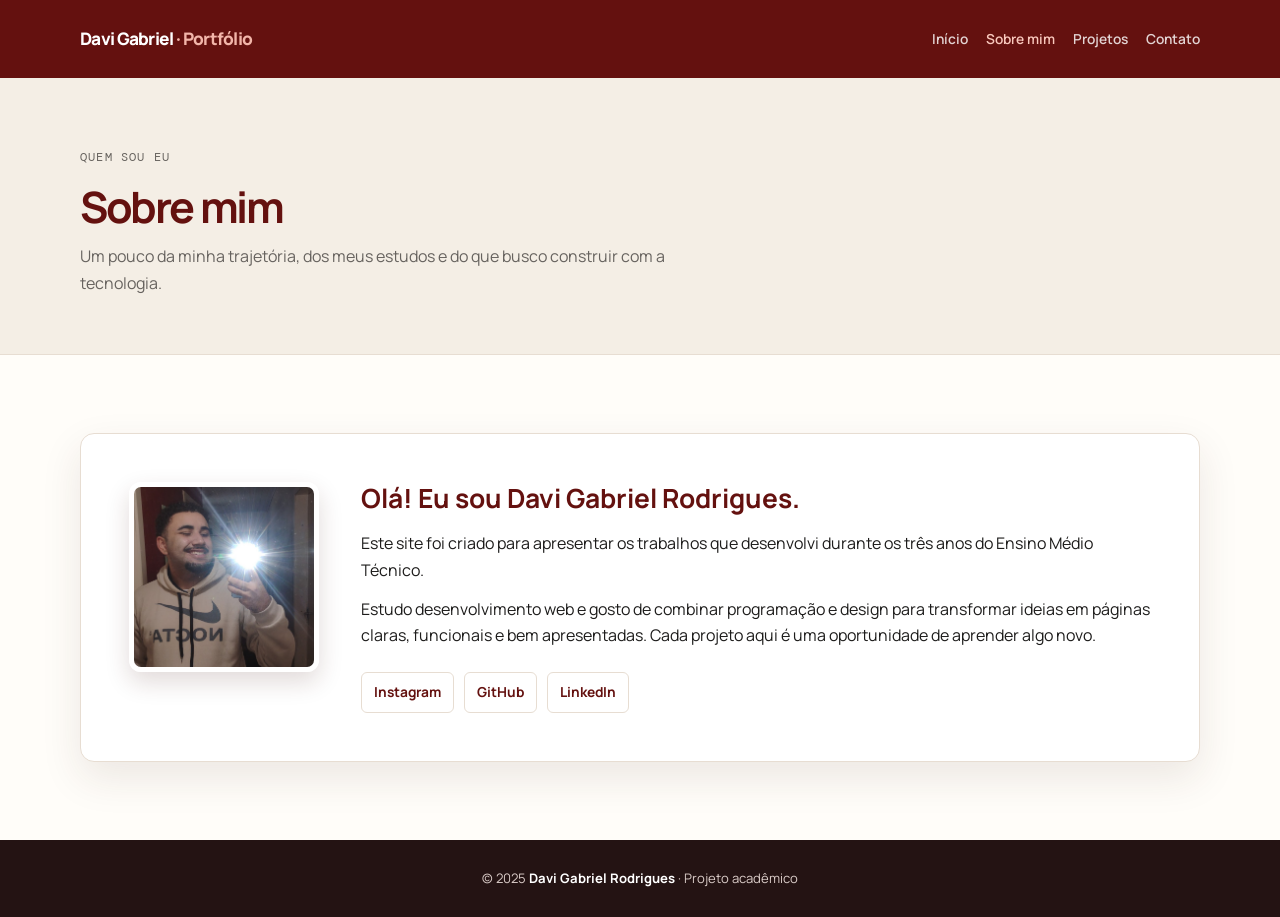
<file: pagina/sobremim.html>
<!doctype html>
<html lang="pt-BR">
  <head>
    <meta charset="UTF-8">
    <meta name="viewport" content="width=device-width,initial-scale=1.0">
    <meta name="description" content="Conheça Davi Gabriel Rodrigues.">
    <title>Sobre mim | Davi Gabriel</title>
    <link rel="icon" type="image/png" href="../davi.png">
    <link rel="stylesheet" href="../styles.css">
  </head>
  <body>
    <header class="site-header">
      <div class="header-inner">
        <a class="brand" href="../index.html">Davi Gabriel <span>· Portfólio</span>
      </a>
      <nav class="site-nav" aria-label="Navegação principal">
        <ul>
          <li>
            <a href="../index.html">Início</a>
          </li>
          <li>
            <a href="sobremim.html" aria-current="page">Sobre mim</a>
          </li>
          <li>
            <a href="projetos.html">Projetos</a>
          </li>
          <li>
            <a href="contato.html">Contato</a>
          </li>
        </ul>
      </nav>
    </div>
  </header>
  <main>
    <section class="page-intro">
      <div class="page-intro-inner">
        <p class="eyebrow">Quem sou eu</p>
        <h1 class="page-title">Sobre mim</h1>
        <p>Um pouco da minha trajetória, dos meus estudos e do que busco construir com a tecnologia.</p>
      </div>
    </section>
    <section class="section">
      <div class="content-card about-grid">
        <img class="profile-pic" src="minhafoto.jpeg" alt="Foto de Davi Gabriel Rodrigues">
        <div class="about-copy">
          <h2>Olá! Eu sou Davi Gabriel Rodrigues.</h2>
          <p>Este site foi criado para apresentar os trabalhos que desenvolvi durante os três anos do Ensino Médio Técnico.</p>
          <p>Estudo desenvolvimento web e gosto de combinar programação e design para transformar ideias em páginas claras, funcionais e bem apresentadas. Cada projeto aqui é uma oportunidade de aprender algo novo.</p>
          <div class="social-links">
            <a href="https://www.instagram.com/davi1rodrigues_" target="_blank" rel="noopener noreferrer">Instagram</a>
            <a href="https://github.com/davi1rodrigues" target="_blank" rel="noopener noreferrer">GitHub</a>
            <a href="https://www.linkedin.com/in/davi-gabriel-rodrigues-60714038b/" target="_blank" rel="noopener noreferrer">LinkedIn</a>
          </div>
        </div>
      </div>
    </section>
  </main>
  <footer class="site-footer">
    <p>© 2025 <strong>Davi Gabriel Rodrigues</strong> · Projeto acadêmico</p>
  </footer>
</body>
</html>
</file>
<file: styles.css>
@import url('https://fonts.googleapis.com/css2?family=DM+Mono:wght@400;500&family=Manrope:wght@400;500;600;700;800&display=swap');

:root{
  --wine:#64110f;
  --red:#d53b35;
  --ink:#1d1c1b;
  --muted:#67635f;
  --paper:#fffdf9;
  --sand:#f4eee5;
  --line:#e7ddd2;
  --shadow:0 16px 40px rgba(72,35,25,.10)
}
*{
  box-sizing:border-box;
  margin:0
}
body{
  min-height:100vh;
  display:flex;
  flex-direction:column;
  font-family:Manrope,Arial,sans-serif;
  color:var(--ink);
  background:var(--paper);
  line-height:1.65
}
main:not(.error-page){
  width:100%;
  flex:1
}
.home-main .hero-inner{
  align-items:center;
  text-align:center
}
.home-main .section-heading{
  align-items:center;
  flex-direction:column;
  text-align:center
}
.site-header{
  background:var(--wine);
  color:#fff
}
.header-inner{
  width:min(1120px,calc(100% - 40px));
  min-height:78px;
  margin:auto;
  display:flex;
  align-items:center;
  justify-content:space-between;
  gap:24px
}
.brand{
  color:#fff;
  text-decoration:none;
  font-size:1.08rem;
  font-weight:800;
  letter-spacing:-.04em;
  white-space:nowrap
}
.brand span{
  color:#f2b5a9
}
.site-nav ul{
  display:flex;
  flex-wrap:wrap;
  justify-content:flex-end;
  gap:4px 18px;
  list-style:none;
  padding:0
}
.site-nav a{
  display:block;
  padding:8px 0;
  text-decoration:none;
  color:#fff;
  font-size:.86rem;
  font-weight:600;
  opacity:.82
}
.site-nav a:hover,.site-nav a[aria-current=page]{
  opacity:1;
  color:#f9c8bd
}
.hero{
  color:#fff;
  background:linear-gradient(120deg,rgba(52,10,8,.97),rgba(103,22,17,.87)),radial-gradient(circle at 80% 20%,#d85a4b 0,transparent 27%)
}
.hero-inner{
  width:min(1120px,calc(100% - 40px));
  min-height:390px;
  margin:0 auto;
  display:flex;
  flex-direction:column;
  justify-content:center;
  padding:72px 0
}
.eyebrow{
  font-family:'DM Mono',monospace;
  color:#f4b3a6;
  text-transform:uppercase;
  font-size:.75rem;
  letter-spacing:.1em;
  margin-bottom:14px
}
.hero h1{
  max-width:760px;
  font-size:clamp(2.4rem,6vw,4.8rem);
  line-height:1.05;
  letter-spacing:-.065em
}
.hero p{
  max-width:650px;
  margin-top:20px;
  color:#fae9e5;
  font-size:clamp(1rem,2vw,1.16rem)
}
.button{
  display:inline-flex;
  align-items:center;
  justify-content:center;
  width:max-content;
  min-height:46px;
  padding:0 19px;
  border:1px solid transparent;
  border-radius:7px;
  background:var(--red);
  color:#fff;
  text-decoration:none;
  font-size:.9rem;
  font-weight:800
}
.button:hover{
  transform:translateY(-2px);
  background:#b92c28
}
.button--light{
  background:#fff;
  color:var(--wine)
}
.section{
  width:min(1120px,calc(100% - 40px));
  margin:0 auto;
  padding:78px 0
}
.section-heading{
  display:flex;
  align-items:end;
  justify-content:space-between;
  gap:24px;
  margin-bottom:28px
}
.section-heading h2,.page-title{
  font-size:clamp(1.8rem,4vw,2.7rem);
  line-height:1.15;
  letter-spacing:-.055em;
  color:var(--wine)
}
.section-heading p{
  max-width:490px;
  color:var(--muted);
  font-size:.96rem
}
.cards{
  display:grid;
  grid-template-columns:repeat(auto-fit,minmax(220px,1fr));
  gap:18px
}
.card{
  display:flex;
  flex-direction:column;
  min-height:250px;
  padding:26px;
  border:1px solid var(--line);
  border-radius:12px;
  background:#fff
}
.card:hover{
  transform:translateY(-5px);
  box-shadow:var(--shadow)
}
.card-label{
  font-family:'DM Mono',monospace;
  font-size:.75rem;
  color:var(--red);
  text-transform:uppercase;
  letter-spacing:.06em
}
.card h3{
  margin:16px 0 10px;
  font-size:1.2rem;
  line-height:1.3;
  color:var(--wine)
}
.card p{
  color:var(--muted);
  font-size:.91rem
}
.card .button{
  margin-top:auto;
  align-self:flex-start;
  margin-top:22px
}
.page-intro{
  background:var(--sand);
  border-bottom:1px solid var(--line)
}
.page-intro-inner{
  width:min(1120px,calc(100% - 40px));
  margin:auto;
  padding:58px 0
}
.page-intro p{
  max-width:650px;
  margin-top:12px;
  color:var(--muted)
}
.content-card{
  padding:clamp(24px,5vw,48px);
  border:1px solid var(--line);
  border-radius:14px;
  background:#fff;
  box-shadow:var(--shadow)
}
.site-footer{
  margin-top:auto;
  padding:28px 20px;
  background:#241313;
  color:#daccc8;
  text-align:center;
  font-size:.82rem
}
.site-footer strong{
  color:#fff
}
.about-grid{
  display:grid;
  grid-template-columns:190px 1fr;
  align-items:start;
  gap:42px
}
.profile-pic{
  width:190px;
  aspect-ratio:1;
  object-fit:cover;
  border-radius:12px;
  border:5px solid #fff;
  box-shadow:0 10px 25px rgba(68,25,18,.16)
}
.about-copy h2{
  margin-bottom:15px;
  font-size:1.65rem;
  line-height:1.25;
  color:var(--wine)
}
.about-copy p+p{
  margin-top:13px
}
.social-links{
  display:flex;
  flex-wrap:wrap;
  gap:10px;
  margin-top:23px
}
.social-links a{
  padding:8px 12px;
  border:1px solid var(--line);
  border-radius:6px;
  color:var(--wine);
  text-decoration:none;
  font-size:.86rem;
  font-weight:700
}
.social-links a:hover{
  color:#fff;
  background:var(--wine)
}
.contact-grid{
  display:grid;
  grid-template-columns:.75fr 1.25fr;
  gap:22px
}
.contact-info{
  background:var(--wine);
  color:#fff
}
.contact-info h2,.form-card h2{
  margin-bottom:12px;
  font-size:1.45rem;
  line-height:1.3
}
.contact-info p{
  color:#f1dcd7
}
.contact-info a{
  color:#fff;
  font-weight:700
}
.form-card{
  border:1px solid var(--line)
}
label{
  display:block;
  margin:16px 0 6px;
  font-size:.88rem;
  font-weight:800
}
input,textarea{
  width:100%;
  padding:12px 13px;
  border:1px solid #d8ccc1;
  border-radius:6px;
  background:#fffdfb;
  color:var(--ink);
  font:inherit;
  font-size:.94rem
}
input:focus,textarea:focus{
  outline:3px solid #f3c8bf;
  border-color:var(--red)
}
textarea{
  resize:vertical;
  min-height:130px
}
button.button{
  margin-top:22px;
  cursor:pointer
}
.error-page{
  display:grid;
  min-height:100vh;
  place-items:center;
  padding:28px;
  background:var(--sand);
  text-align:center
}
.error-card{
  max-width:620px;
  padding:clamp(34px,7vw,70px);
  border:1px solid var(--line);
  border-radius:16px;
  background:#fff;
  box-shadow:var(--shadow)
}
.error-code{
  font-family:'DM Mono',monospace;
  color:var(--red);
  font-size:clamp(4rem,13vw,8rem);
  font-weight:500;
  line-height:1
}
.error-card h1{
  margin:16px 0 10px;
  color:var(--wine);
  font-size:clamp(1.7rem,4vw,2.5rem);
  line-height:1.2
}
.error-card p{
  margin-bottom:24px;
  color:var(--muted)
}
@media(max-width:720px){
  .header-inner{
    align-items:flex-start;
    flex-direction:column;
    padding:16px 0;
    gap:6px
  }
  .site-nav ul{
    justify-content:flex-start;
    gap:2px 16px
  }
  .hero-inner{
    min-height:340px;
    padding:54px 0
  }
  .section{
    padding:54px 0
  }
  .section-heading,.about-grid,.contact-grid{
    display:block
  }
  .section-heading p{
    margin-top:10px
  }
  .about-grid{
    text-align:center
  }
  .profile-pic{
    width:145px;
    margin-bottom:24px
  }
  .social-links{
    justify-content:center
  }
  .contact-grid>*+*{
    margin-top:18px
  }
}
</file>
<file: bateras/bateras.css>
@import url('https://fonts.googleapis.com/css2?family=DM+Mono:wght@400;500&family=Manrope:wght@400;500;600;700;800&display=swap');

:root{--yellow:#f2c230;--yellow-dark:#d4a400;--ink:#20201d;--muted:#6c6a63;--paper:#fffefa;--soft:#fff8df;--line:#e9e3d2;--shadow:0 14px 36px rgba(54,45,15,.09)}
*{box-sizing:border-box;margin:0}
body{min-height:100vh;display:flex;flex-direction:column;background:var(--paper);color:var(--ink);font:16px/1.65 Manrope,Arial,sans-serif}
main{width:100%;flex:1}
.site-header{background:#fff;border-bottom:1px solid var(--line)}
.header-inner{width:min(1120px,calc(100% - 40px));min-height:78px;margin:auto;display:flex;align-items:center;justify-content:space-between;gap:24px}
.brand{color:var(--ink);text-decoration:none;font-size:1.08rem;font-weight:800;letter-spacing:-.04em;white-space:nowrap}
.brand span{color:#8b6c00}
.site-nav ul{display:flex;flex-wrap:wrap;justify-content:flex-end;gap:4px 20px;padding:0;list-style:none}
.site-nav a{display:block;padding:8px 0;color:#57554f;text-decoration:none;font-size:.87rem;font-weight:700;transition:color .2s}
.site-nav a:hover,.site-nav a[aria-current=page]{color:#8a6800}
.site-nav a.nav-login{padding:7px 12px;border:1px solid #d9b32e;border-radius:5px;color:#755900}
.site-nav a.nav-login:hover{background:#fff6d7;color:#513e00}
.hero{position:relative;overflow:hidden;background:linear-gradient(110deg,#fff8df 0%,#fffdf5 62%,#fff0b9 100%);border-bottom:1px solid #f0e5c3}
.hero:after{content:"";position:absolute;width:390px;height:390px;right:max(3vw,calc((100vw - 1120px)/2));top:50%;transform:translateY(-50%);border:1px solid rgba(212,164,0,.22);border-radius:50%;box-shadow:0 0 0 34px rgba(242,194,48,.06),0 0 0 70px rgba(242,194,48,.04);pointer-events:none}
.hero-inner{position:relative;z-index:1;width:min(1120px,calc(100% - 40px));min-height:410px;margin:auto;padding:70px 0;display:flex;flex-direction:column;align-items:flex-start;justify-content:center}
.eyebrow,.card-label{color:#8b6c00;font:500 .74rem 'DM Mono',monospace;letter-spacing:.11em;text-transform:uppercase}
.hero h1{max-width:700px;margin-top:5px;font-size:clamp(2.7rem,6vw,5rem);line-height:1.02;letter-spacing:-.07em}
.hero p:not(.eyebrow){max-width:600px;margin-top:18px;color:#5e5a4d;font-size:clamp(1rem,2vw,1.13rem)}
.hero .location{margin-top:12px!important;font-size:.92rem!important;color:#625b43!important}
.location span{color:#a17b00}
.button{display:inline-flex;min-height:46px;align-items:center;justify-content:center;padding:0 19px;border:1px solid #20201d;border-radius:6px;background:#20201d;color:#fff;text-decoration:none;font-size:.88rem;font-weight:800;transition:transform .2s,background .2s,border .2s}
.button:hover{transform:translateY(-2px);background:#444138;border-color:#444138}
.button--gold{margin-top:24px;background:var(--yellow);border-color:var(--yellow);color:#252114}
.button--gold:hover{background:#e2b21d;border-color:#e2b21d}
.section{width:min(1120px,calc(100% - 40px));margin:auto;padding:68px 0 78px}
.section-heading{display:flex;align-items:end;justify-content:space-between;gap:24px;margin-bottom:26px}
.section-heading .eyebrow{margin-bottom:7px}
.section-heading h2,.page-title{color:var(--ink);font-size:clamp(1.8rem,4vw,2.55rem);line-height:1.15;letter-spacing:-.055em}
.section-heading>p{max-width:440px;color:var(--muted);font-size:.95rem}
.cards{display:grid;grid-template-columns:repeat(3,minmax(0,1fr));gap:18px}
.card,.produto{overflow:hidden;display:flex;flex-direction:column;border:1px solid var(--line);border-radius:10px;background:#fff;transition:transform .2s,box-shadow .2s;cursor:pointer}
.card:hover,.produto:hover{transform:translateY(-4px);box-shadow:var(--shadow)}
.card img,.produto img{display:block;width:100%;height:215px;object-fit:cover;background:var(--soft)}
.card-content,.produto>div{flex:1;padding:22px;display:flex;flex-direction:column;align-items:flex-start}
.card-label{font-size:.7rem}
.card h3,.produto h3{margin:11px 0 7px;color:var(--ink);font-size:1.12rem;line-height:1.35}
.card p,.produto p{color:var(--muted);font-size:.9rem}
.card .button{margin-top:18px}
.catalog-link{display:flex;justify-content:center;margin-top:26px}
.products-container{width:min(1120px,calc(100% - 40px));margin:0 auto;padding:48px 0 76px;display:grid;grid-template-columns:repeat(auto-fit,minmax(245px,1fr));gap:18px}
.produto strong{color:#252114}
.page-banner{background:var(--soft);border-bottom:1px solid var(--line)}
.page-banner-inner{width:min(1120px,calc(100% - 40px));margin:auto;padding:50px 0}
.page-banner h1{margin-top:5px;font-size:clamp(2rem,5vw,3.4rem);line-height:1.1;letter-spacing:-.06em}
.page-banner p:last-child{max-width:650px;margin-top:12px;color:var(--muted)}
.content-section{width:min(960px,calc(100% - 40px));margin:auto;padding:54px 0 76px}
.content-section h2{margin:28px 0 8px;font-size:1.4rem;letter-spacing:-.03em}
.content-section h2:first-child{margin-top:0}
.content-section p{color:#55534d}
.content-section p+p{margin-top:13px}
.site-footer{margin-top:auto;padding:24px 20px;background:#22211d;color:#d8d6cf;text-align:center;font-size:.82rem}
.site-footer strong{color:#fff}
#modal-overlay{position:fixed;inset:0;z-index:10;display:none;align-items:center;justify-content:center;padding:20px;background:rgba(25,24,20,.62)}
#modal-overlay.active{display:flex}
#modal{position:relative;width:min(500px,100%);max-height:90vh;overflow:auto;padding:22px;border:1px solid var(--line);border-radius:12px;background:#fff;box-shadow:var(--shadow)}
#modal img{width:100%;max-height:300px;object-fit:cover;border-radius:7px}
#modal h3{margin-top:14px;font-size:1.3rem}
#modal p{margin-top:8px;color:var(--muted)}
#modal button{margin-top:18px;padding:12px 17px;border:0;border-radius:6px;background:var(--yellow);color:#252114;font:800 .9rem Manrope,Arial,sans-serif;cursor:pointer}
#modal-close{position:absolute;top:10px;right:15px;z-index:1;color:#222;font-size:27px;line-height:1;cursor:pointer}
.catalog-status,.catalog-message{grid-column:1/-1;padding:28px;border:1px solid var(--line);border-radius:9px;background:#fff;color:var(--muted)}
.catalog-message{background:var(--soft);color:var(--ink)}
.admin-area{max-width:900px}
.admin-area [hidden]{display:none!important}
.admin-area code{padding:2px 5px;border-radius:4px;background:#fff;font-size:.88em}
.admin-login{max-width:540px;margin:0 auto}
.admin-login .button{margin-top:20px}
.admin-login [role=status],.product-form [role=status]{min-height:1.5em;margin-top:10px;color:var(--muted);font-size:.9rem}
.admin-toolbar{display:flex;align-items:center;justify-content:space-between;gap:20px;margin-bottom:22px}
.admin-toolbar h2{font-size:1.6rem;letter-spacing:-.04em}
.button--outline{border-color:var(--line);background:#fff;color:var(--ink)}
.button--outline:hover{border-color:var(--ink);background:#f7f5ef}
.form-grid{display:grid;grid-template-columns:1fr 1fr;gap:0 16px}
.form-grid input[type=file]{padding:9px}
.check-row{display:flex;align-items:center;gap:9px;margin-top:14px}
.check-row input{width:auto;accent-color:#c99a00}
.form-actions{display:flex;flex-wrap:wrap;gap:10px}
.admin-products{display:grid;gap:12px;margin-top:26px}
.admin-product{display:flex;align-items:center;gap:16px;padding:14px;border:1px solid var(--line);border-radius:9px;background:#fff}
.admin-product>img{width:82px;height:72px;object-fit:cover;border-radius:6px;background:var(--soft)}
.admin-product-info{flex:1;min-width:0}
.admin-product-info h3{margin:3px 0;font-size:1rem}
.admin-product-info p{font-weight:800}
.admin-product-actions{display:flex;gap:12px}
.text-button{padding:7px 9px;border:0;background:transparent;color:#725700;font:700 .86rem Manrope,Arial,sans-serif;cursor:pointer}
.text-button--danger{color:#a3322b}
.form-layout{display:grid;grid-template-columns:1.2fr .8fr;gap:22px}
.contact-card{padding:28px;border:1px solid var(--line);border-radius:10px;background:#fff}
.contact-card--highlight{background:var(--soft)}
.contact-card h2{margin-bottom:10px;font-size:1.25rem}
.contact-card p{margin-top:10px;color:var(--muted)}
label{display:block;margin:15px 0 6px;font-size:.86rem;font-weight:800}
input,textarea{width:100%;padding:12px;border:1px solid #dcd6c8;border-radius:6px;background:#fffefa;color:var(--ink);font:inherit;font-size:.92rem}
input:focus,textarea:focus{outline:3px solid #f8e6a2;border-color:#c89b00}
textarea{min-height:130px;resize:vertical}
button.button{margin-top:18px;cursor:pointer}
@media(max-width:760px){.header-inner{align-items:flex-start;flex-direction:column;gap:5px;padding:15px 0}.site-nav ul{justify-content:flex-start;gap:2px 16px}.hero-inner{min-height:350px;padding:54px 0}.hero:after{right:-210px;opacity:.65}.section{padding:52px 0 60px}.section-heading{align-items:flex-start;flex-direction:column;gap:9px}.cards{grid-template-columns:repeat(auto-fit,minmax(230px,1fr))}.form-layout{grid-template-columns:1fr}.products-container{padding:32px 0 58px}.admin-product{align-items:flex-start;flex-wrap:wrap}.admin-product-actions{width:100%;justify-content:flex-end}}
@media(max-width:420px){.header-inner,.hero-inner,.section,.page-banner-inner,.content-section,.products-container{width:calc(100% - 32px)}.brand{font-size:1rem}.site-nav ul{gap:0 12px}.site-nav a{font-size:.8rem}.card img,.produto img{height:185px}}

/* Loja Batera's */
.announcement-bar{padding:7px 16px;background:#f1c52e;color:#28251a;text-align:center;font-size:.72rem;font-weight:800;letter-spacing:.025em}
.announcement-bar span{padding:0 8px;color:#806200}
.header-inner{width:min(1240px,calc(100% - 48px));min-height:82px;gap:26px}
.brand{display:inline-flex;align-items:center;gap:10px;font-size:1.08rem;letter-spacing:-.05em}
.brand-mark{display:grid;width:39px;height:39px;place-items:center;border-radius:50%;background:#25231e}
.brand-mark img{width:48px;height:48px;object-fit:contain;max-width:none;max-height:none}
.brand small{display:block;margin-top:-5px;color:#8a6c00;font:700 .56rem/1.2 'DM Mono',monospace;letter-spacing:.15em}
.site-nav ul{gap:4px 22px}
.site-nav a{font-size:.84rem}
.site-nav a.nav-login{border:0;color:#706d64}
.site-nav a.nav-login:hover{background:transparent;color:#8a6800}
.header-cart{display:inline-flex;align-items:center;gap:10px;white-space:nowrap;padding:11px 14px;border-radius:5px;background:#24231e;color:#fff;text-decoration:none;font-size:.79rem;font-weight:800}
.header-cart span{color:var(--yellow);font-size:1.08rem}
.storefront-hero{background:#20201c;color:#fff;border:0}
.storefront-hero:after{display:none}
.storefront-hero .hero-inner{width:min(1240px,calc(100% - 48px));min-height:470px;display:grid;grid-template-columns:1.1fr .9fr;align-items:center;padding:65px 0}
.hero-copy{max-width:680px}
.storefront-hero .eyebrow{color:var(--yellow)}
.storefront-hero h1{max-width:670px;margin:10px 0 0;font-size:clamp(2.8rem,5.8vw,5.25rem);line-height:.99;letter-spacing:-.075em}
.storefront-hero .hero-copy>p:not(.eyebrow){max-width:520px;margin-top:22px;color:#d2d0c8;font-size:1.04rem}
.hero-actions{display:flex;align-items:center;flex-wrap:wrap;gap:20px;margin-top:28px}
.hero-actions .button{margin:0;min-height:50px;padding:0 22px}
.text-link{color:#74600e;text-decoration:none;font-size:.87rem;font-weight:800}
.text-link:hover{text-decoration:underline;text-underline-offset:4px}
.storefront-hero .text-link{color:#e2dfd3}
.hero-proof{display:flex;align-items:center;gap:9px;margin-top:31px;color:#ccc9be;font-size:.8rem}
.proof-icon{display:grid;width:27px;height:27px;place-items:center;border:1px solid #656258;border-radius:50%;color:var(--yellow);font-size:1rem}
.hero-proof strong{color:#fff}
.hero-art{position:relative;justify-self:end;width:min(390px,33vw);aspect-ratio:1;display:grid;place-items:center}
.hero-disc{position:absolute;border-radius:50%}
.hero-disc--outer{inset:0;background:radial-gradient(circle at center,#d5a800 0 3%,#24231e 3.5% 8%,#e8b91d 8.5% 10%,#302e24 10.5% 14%,#e1b51e 14.5% 17%,#b98d00 17.5% 18%,#26251f 18.5% 34%,#c99e13 34.5% 35%,#24231e 35.5% 52%,#dcb323 52.5% 53%,#353329 53.5% 70%,#c89b10 70.5% 71%,#25241f 71.5% 100%);box-shadow:0 24px 70px rgba(0,0,0,.4)}
.hero-disc--mid{inset:17%;border:1px solid rgba(255,224,110,.46);box-shadow:0 0 0 15px rgba(242,194,48,.07),0 0 0 42px rgba(242,194,48,.04)}
.hero-disc--inner{inset:37%;display:grid;place-items:center;border:1px solid #927217;border-radius:50%;background:radial-gradient(circle at 40% 35%,#3c3a31,#171714 68%);box-shadow:inset 0 0 24px #000}
.hero-stick-mark{width:88%;height:88%;object-fit:contain;filter:drop-shadow(0 2px 4px rgba(0,0,0,.55))}
.hero-sticker{position:absolute;right:-5px;bottom:18px;display:grid;width:90px;height:90px;place-items:center;border:7px solid #20201c;border-radius:50%;background:var(--yellow);color:#252114;text-align:center;font:900 .66rem/1.2 'DM Mono',monospace;transform:rotate(10deg)}
.shopping-benefits{width:min(1240px,calc(100% - 48px));margin:0 auto;display:grid;grid-template-columns:repeat(3,1fr);border-bottom:1px solid var(--line)}
.shopping-benefits>div{display:flex;align-items:center;gap:13px;padding:23px 22px}
.shopping-benefits>div+div{border-left:1px solid var(--line)}
.benefit-icon{display:grid;width:37px;height:37px;flex:none;place-items:center;border-radius:50%;background:#fff4c9;color:#856800;font:500 .68rem 'DM Mono',monospace}
.shopping-benefits p{display:grid;gap:2px}
.shopping-benefits strong{font-size:.82rem}
.shopping-benefits small{color:var(--muted);font-size:.73rem}
.featured-section{width:min(1240px,calc(100% - 48px));padding-top:67px;padding-bottom:68px}
.featured-section .section-heading{align-items:center}
.featured-section .section-heading .eyebrow{margin-bottom:8px}
.featured-section .section-heading h2{font-size:clamp(1.9rem,3vw,2.5rem)}
.featured-image{display:block;height:235px;background:#f7f4e9}
.featured-image img{width:100%;height:100%;object-fit:cover;transition:transform .35s}
.card:hover .featured-image img{transform:scale(1.035)}
.featured-section .card{border-radius:7px}
.featured-section .card-content{padding:20px 21px 22px}
.featured-section .card h3{margin:8px 0 5px;font-size:1.03rem}
.featured-section .product-price{margin-top:4px;color:#20201d;font-size:1.15rem;font-weight:900}
.featured-section .card .button{margin-top:15px;min-height:41px;font-size:.78rem}
.category-cta{width:min(1240px,calc(100% - 48px));margin:0 auto 70px;padding:36px 42px;display:flex;align-items:center;justify-content:space-between;gap:25px;border-radius:8px;background:#fff5ce}
.category-cta .eyebrow{margin-bottom:6px}
.category-cta h2{max-width:600px;font-size:clamp(1.35rem,2.5vw,2rem);line-height:1.2;letter-spacing:-.04em}
.button--dark{background:#24231e;border-color:#24231e;color:#fff}
.button--dark:hover{background:#3a382f;border-color:#3a382f}
.category-cta .button{flex:none}
.shop-hero{background:#fff5ce;border-bottom:1px solid #ebdfb7}
.shop-hero-inner{width:min(1240px,calc(100% - 48px));min-height:205px;margin:0 auto;padding:38px 0;display:flex;align-items:end;justify-content:space-between;gap:24px}
.shop-hero .eyebrow{margin-bottom:7px}
.shop-hero h1{font-size:clamp(2.5rem,5vw,4.2rem);line-height:1;letter-spacing:-.07em}
.shop-hero p:not(.eyebrow){margin-top:10px;color:#656055}
.shop-count{margin-bottom:6px;color:#74600e;font-size:.82rem;font-weight:800}
.shop-area{width:min(1240px,calc(100% - 48px));margin:auto;padding:28px 0 78px}
.shop-toolbar{display:grid;grid-template-columns:minmax(220px,1fr) 200px 200px;gap:12px;margin-bottom:22px;padding:14px;border:1px solid var(--line);border-radius:7px;background:#fff}
.search-box{position:relative;margin:0}
.search-box>span{position:absolute;left:13px;top:50%;transform:translateY(-55%);color:#8b6c00;font-size:1.35rem}
.search-box input{height:44px;padding:0 14px 0 40px;border-color:var(--line);background:#fff}
.filter-field{display:flex;align-items:center;gap:9px;margin:0;padding:0 11px;border:1px solid var(--line);border-radius:6px}
.filter-field span{flex:none;color:var(--muted);font-size:.7rem;font-weight:800}
.filter-field select{width:100%;min-width:0;border:0;background:transparent;color:var(--ink);font:600 .79rem Manrope,Arial,sans-serif;outline:none}
.products-container{width:100%;margin:0;padding:0;display:grid;grid-template-columns:repeat(4,minmax(0,1fr));gap:17px}
.produto{border-radius:7px;cursor:default}
.produto:hover{transform:translateY(-3px)}
.product-image-button{position:relative;display:block;width:100%;height:auto;aspect-ratio:1.22;border:0;padding:0;overflow:hidden;background:#f7f4e9;cursor:pointer}
.product-image-button img{width:100%;height:100%;object-fit:cover;transition:transform .35s}
.produto:hover .product-image-button img{transform:scale(1.04)}
.image-tag{position:absolute;left:11px;top:11px;padding:5px 8px;border-radius:3px;background:rgba(255,255,255,.92);color:#565143;font-size:.65rem;font-weight:800}
.product-card-info{padding:16px;display:flex;flex:1;flex-direction:column;align-items:stretch}
.product-card-info .card-label{font-size:.64rem}
.product-card-info h2{min-height:2.6em;margin:7px 0 4px;font-size:.94rem;line-height:1.3;letter-spacing:-.02em}
.product-description{min-height:2.8em;color:var(--muted);font-size:.76rem;line-height:1.45}
.product-card-bottom{display:flex;align-items:center;justify-content:space-between;gap:7px;margin-top:auto;padding-top:14px;border-top:1px solid #f0ede5}
.product-price{color:#24231e;font-size:1.05rem;font-weight:900}
.product-details{border:0;background:transparent;color:#765b00;font:800 .76rem Manrope,Arial,sans-serif;cursor:pointer;white-space:nowrap}
.product-details:hover{text-decoration:underline;text-underline-offset:4px}
.catalog-message{padding:35px;text-align:center}
#modal{width:min(780px,100%);padding:0;display:grid;grid-template-columns:1fr 1fr;overflow:hidden}
#modal>img{width:100%;height:100%;min-height:380px;max-height:none;object-fit:cover;border-radius:0;background:#f7f4e9}
#modal .modal-copy{padding:40px 32px;align-self:center}
#modal-close{top:13px;right:15px;width:34px;height:34px;border:0;border-radius:50%;background:#fff;color:#26251f;font-size:24px}
#modal .modal-copy h2{margin-top:8px;font-size:1.65rem;line-height:1.2;letter-spacing:-.04em}
#modal .modal-price{margin-top:16px;color:#20201d;font-size:1.5rem;font-weight:900}
#modal .modal-copy>p:last-of-type{margin-top:10px;font-size:.9rem;line-height:1.6}
#modal .button{margin-top:24px}
.site-footer{padding:28px 24px;background:#20201c;color:#c8c5bb}
.footer-inner{width:min(1240px,100%);margin:auto;display:flex;align-items:center;justify-content:space-between;gap:20px}
.footer-inner>p{font-size:.77rem}
.brand--footer{color:#fff}
.brand--footer .brand-mark{background:#39372e}
.brand--footer small{color:#dfbd45}
.shop-hero-inner .button{margin-top:24px}
.about-store{display:grid;grid-template-columns:.8fr 1.2fr;gap:50px;padding-top:70px;padding-bottom:80px}
.about-store-heading h2{max-width:400px;margin-top:6px;font-size:clamp(1.8rem,3.8vw,2.8rem);line-height:1.12;letter-spacing:-.055em}
.about-store>div:last-child p{margin:0 0 14px;color:var(--muted)}
.about-store .text-link{display:inline-block;margin-top:9px}
.contact-store{display:grid;grid-template-columns:1fr 1fr;gap:18px;padding-top:45px}
.contact-store .contact-card{min-height:255px;padding:32px}
.contact-store h2{margin:7px 0;font-size:1.55rem;letter-spacing:-.04em}
.contact-store .button{margin-top:20px}
.contact-icon{display:grid;width:42px;height:42px;place-items:center;margin-bottom:18px;border-radius:50%;background:#25231e}
.contact-stick-mark{width:38px;height:38px;object-fit:contain}
.contact-phone{display:grid;gap:2px;margin:23px 0 15px}
.contact-phone span{color:var(--muted);font-size:.77rem}
.contact-phone strong{font-size:1.12rem}
.auth-main{display:flex;flex:1;align-items:center;background:#fffdf8}
.auth-layout{width:min(1100px,calc(100% - 48px));min-height:570px;margin:54px auto;display:grid;grid-template-columns:1fr 1fr;overflow:hidden;border:1px solid var(--line);border-radius:10px;background:#fff;box-shadow:var(--shadow)}
.auth-intro{position:relative;overflow:hidden;padding:clamp(34px,6vw,72px);display:flex;flex-direction:column;justify-content:center;background:#22211d;color:#fff}
.auth-intro .eyebrow{color:var(--yellow)}
.auth-intro h1{position:relative;z-index:1;max-width:440px;margin-top:9px;font-size:clamp(2.3rem,4.4vw,3.7rem);line-height:1.04;letter-spacing:-.07em}
.auth-intro>p:not(.eyebrow){position:relative;z-index:1;max-width:400px;margin-top:17px;color:#d6d2c6;font-size:.95rem}
.auth-mark{position:absolute;right:-73px;bottom:-105px;width:310px;height:310px;display:grid;place-items:center;border:1px solid rgba(242,194,48,.4);border-radius:50%;box-shadow:0 0 0 28px rgba(242,194,48,.045),0 0 0 64px rgba(242,194,48,.035)}
.auth-stick-mark{width:178px;max-width:78%;height:auto;filter:drop-shadow(0 7px 8px rgba(0,0,0,.4))}
.auth-card{padding:clamp(28px,5vw,58px);align-self:center}
.auth-tabs{display:grid;grid-template-columns:1fr 1fr;gap:4px;margin-bottom:29px;padding:4px;border-radius:6px;background:#f5f2e9}
.auth-tab{min-height:42px;border:0;border-radius:4px;background:transparent;color:var(--muted);font:800 .84rem Manrope,Arial,sans-serif;cursor:pointer}
.auth-tab.is-active{background:#fff;color:#26241e;box-shadow:0 1px 4px rgba(0,0,0,.08)}
.auth-card h2{font-size:1.55rem;letter-spacing:-.05em}
.auth-hint{margin-top:5px;color:var(--muted);font-size:.85rem}
.auth-card label{margin-top:17px}
.auth-submit{width:100%;min-height:48px;margin-top:22px;justify-content:space-between}
.auth-message{min-height:1.5em;margin-top:11px;color:#9a332b;font-size:.82rem}
.auth-switch,.auth-privacy{margin-top:13px;color:var(--muted);font-size:.8rem}
.auth-switch button{border:0;background:transparent;color:#735900;font:800 .8rem Manrope,Arial,sans-serif;cursor:pointer}
.auth-switch button:hover{text-decoration:underline}
.account-main{justify-content:center;padding:60px 20px}
.account-card{width:min(660px,100%);padding:clamp(30px,6vw,58px);border:1px solid var(--line);border-radius:10px;background:#fff;box-shadow:var(--shadow)}
.account-card h1{margin-top:8px;font-size:clamp(2rem,5vw,3.4rem);line-height:1.05;letter-spacing:-.07em}
.account-card>p:not(.eyebrow){max-width:500px;margin-top:14px;color:var(--muted)}
.account-card>.button{margin-top:23px}
.account-card .text-button{display:block;margin-top:18px;padding:0}
.account-logout{cursor:pointer}
@media(max-width:980px){.header-inner{gap:16px}.site-nav ul{gap:4px 14px}.header-cart{padding:10px}.products-container{grid-template-columns:repeat(3,minmax(0,1fr))}.storefront-hero .hero-inner{min-height:420px}.hero-art{width:min(330px,32vw)}}
@media(max-width:760px){.header-inner{width:calc(100% - 32px);align-items:center;flex-direction:row;flex-wrap:wrap;padding:13px 0}.header-cart{display:none}.site-nav{width:100%;order:2}.site-nav ul{gap:1px 18px}.site-nav a{padding:6px 0}.storefront-hero .hero-inner{width:calc(100% - 40px);min-height:0;grid-template-columns:1fr;padding:52px 0 43px}.storefront-hero h1{max-width:600px;font-size:clamp(2.65rem,10vw,4.1rem)}.hero-art{position:absolute;right:-115px;top:36px;width:260px;opacity:.28}.hero-copy{position:relative;z-index:1}.hero-sticker{display:none}.shopping-benefits{width:calc(100% - 40px);grid-template-columns:1fr;padding:7px 0}.shopping-benefits>div{padding:13px 3px}.shopping-benefits>div+div{border-left:0;border-top:1px solid var(--line)}.featured-section,.category-cta,.shop-hero-inner,.shop-area{width:calc(100% - 40px)}.category-cta{align-items:flex-start;flex-direction:column;padding:27px;margin-bottom:48px}.shop-hero-inner{min-height:180px;align-items:flex-start;flex-direction:column;justify-content:center;gap:10px}.shop-count{margin:0}.shop-toolbar{grid-template-columns:1fr 1fr}.search-box{grid-column:1/-1}.products-container{grid-template-columns:repeat(2,minmax(0,1fr));gap:12px}.product-card-info{padding:13px}.product-card-info h2{font-size:.86rem}.product-price{font-size:.94rem}.product-details{font-size:.68rem}.about-store,.contact-store{grid-template-columns:1fr;gap:18px}.about-store{padding-top:48px}.footer-inner{align-items:flex-start;flex-direction:column;gap:9px}}
@media(max-width:480px){.announcement-bar{font-size:.65rem}.brand{font-size:.98rem}.brand-mark{width:35px;height:35px}.brand-mark img{width:43px;height:43px}.site-nav ul{gap:0 13px}.site-nav a{font-size:.78rem}.hero-actions{align-items:flex-start;flex-direction:column;gap:15px}.hero-proof{margin-top:23px}.featured-section{padding-top:48px;padding-bottom:48px}.featured-section .section-heading{align-items:flex-start;flex-direction:column;gap:8px}.featured-section .cards{grid-template-columns:1fr}.featured-image{height:auto;aspect-ratio:1.55}.shop-toolbar{grid-template-columns:1fr}.search-box{grid-column:auto}.filter-field{min-height:42px;justify-content:space-between}.products-container{grid-template-columns:1fr;gap:14px}.product-image-button{aspect-ratio:1.6}.product-card-info h2{min-height:0;font-size:.98rem}.product-description{min-height:0}.product-card-bottom{margin-top:12px}.shop-hero h1{font-size:2.6rem}#modal{display:block}#modal>img{height:225px;min-height:0}#modal .modal-copy{padding:23px}#modal .modal-copy h2{font-size:1.35rem}}
@media(max-width:760px){.auth-layout{width:calc(100% - 32px);min-height:0;margin:28px auto;grid-template-columns:1fr}.auth-intro{min-height:230px;padding:30px}.auth-intro h1{max-width:350px;font-size:2.25rem}.auth-mark{right:-90px;bottom:-175px;width:270px;height:270px}.auth-mark span{width:80px;height:80px;font-size:3rem}.auth-card{padding:28px}.account-main{padding:36px 16px}}
.account-shell{width:min(1120px,calc(100% - 48px));margin:46px auto 76px}
.account-heading{display:flex;align-items:end;justify-content:space-between;gap:20px;margin-bottom:25px}
.account-heading h1{margin-top:5px;font-size:clamp(2rem,4vw,3rem);line-height:1.05;letter-spacing:-.065em}
.account-heading>div>p:last-child{margin-top:9px;color:var(--muted);font-size:.9rem}
.account-heading>.text-link{margin-bottom:7px}
.profile-layout{display:grid;grid-template-columns:minmax(0,1fr) 280px;align-items:start;gap:18px}
.profile-forms{display:grid;gap:16px}
.profile-form,.password-form{padding:27px}
.profile-form-heading{display:flex;align-items:center;justify-content:space-between;gap:16px;margin-bottom:10px}
.profile-form-heading .eyebrow,.password-form .eyebrow{margin-bottom:5px}
.profile-form-heading h2,.password-form h2{font-size:1.25rem;letter-spacing:-.04em}
.profile-badge{padding:5px 9px;border-radius:30px;background:#fff5ce;color:#725900;font-size:.67rem;font-weight:800}
.profile-form .form-grid,.password-form .form-grid{grid-template-columns:1fr 1fr;gap:0 15px}
.profile-form select,.password-form select{width:100%;min-height:45px;padding:10px 12px;border:1px solid #dcd6c8;border-radius:6px;background:#fffefa;color:var(--ink);font:inherit;font-size:.92rem}
.profile-form select:focus,.password-form select:focus{outline:3px solid #f8e6a2;border-color:#c89b00}
.full-field{grid-column:1/-1}
.field-hint{color:var(--muted);font-size:.74rem;font-weight:500}
.profile-form textarea{min-height:105px}
.profile-form-footer{display:flex;align-items:center;justify-content:space-between;gap:14px;margin-top:18px;padding-top:16px;border-top:1px solid var(--line)}
.profile-form-footer .button{flex:none}
.form-status{min-height:1.4em;color:#665d42;font-size:.82rem}
.form-subtitle{margin-top:4px;color:var(--muted);font-size:.84rem}
.password-form>.form-grid{margin-top:8px}
.profile-aside{position:sticky;top:20px;padding:25px}
.profile-aside h2{margin:6px 0 9px;font-size:1.3rem;line-height:1.25;letter-spacing:-.04em}
.profile-aside>p:not(.eyebrow){color:#686356;font-size:.85rem}
.profile-aside .contact-icon{font-weight:900}
.profile-summary{display:grid;gap:4px;margin:24px 0;padding:15px;border:1px solid #eddfb8;border-radius:6px;background:rgba(255,255,255,.58)}
.profile-summary span{margin-top:7px;color:#77705f;font-size:.7rem}
.profile-summary strong{overflow-wrap:anywhere;font-size:.81rem}
.profile-aside .text-link{font-size:.8rem}
@media(max-width:850px){.profile-layout{grid-template-columns:1fr}.profile-aside{position:static;order:-1}.profile-aside .profile-summary{grid-template-columns:1fr 1fr;column-gap:16px}.account-shell{width:calc(100% - 40px)}}
@media(max-width:560px){.account-shell{width:calc(100% - 32px);margin:30px auto 50px}.account-heading{align-items:flex-start;flex-direction:column;gap:10px}.profile-form,.password-form{padding:20px}.profile-form .form-grid,.password-form .form-grid{grid-template-columns:1fr}.full-field{grid-column:auto}.profile-form-footer{align-items:flex-start;flex-direction:column}.profile-form-footer .button{width:100%}.profile-aside .profile-summary{grid-template-columns:1fr}.profile-form-heading h2,.password-form h2{font-size:1.15rem}}
</file>
